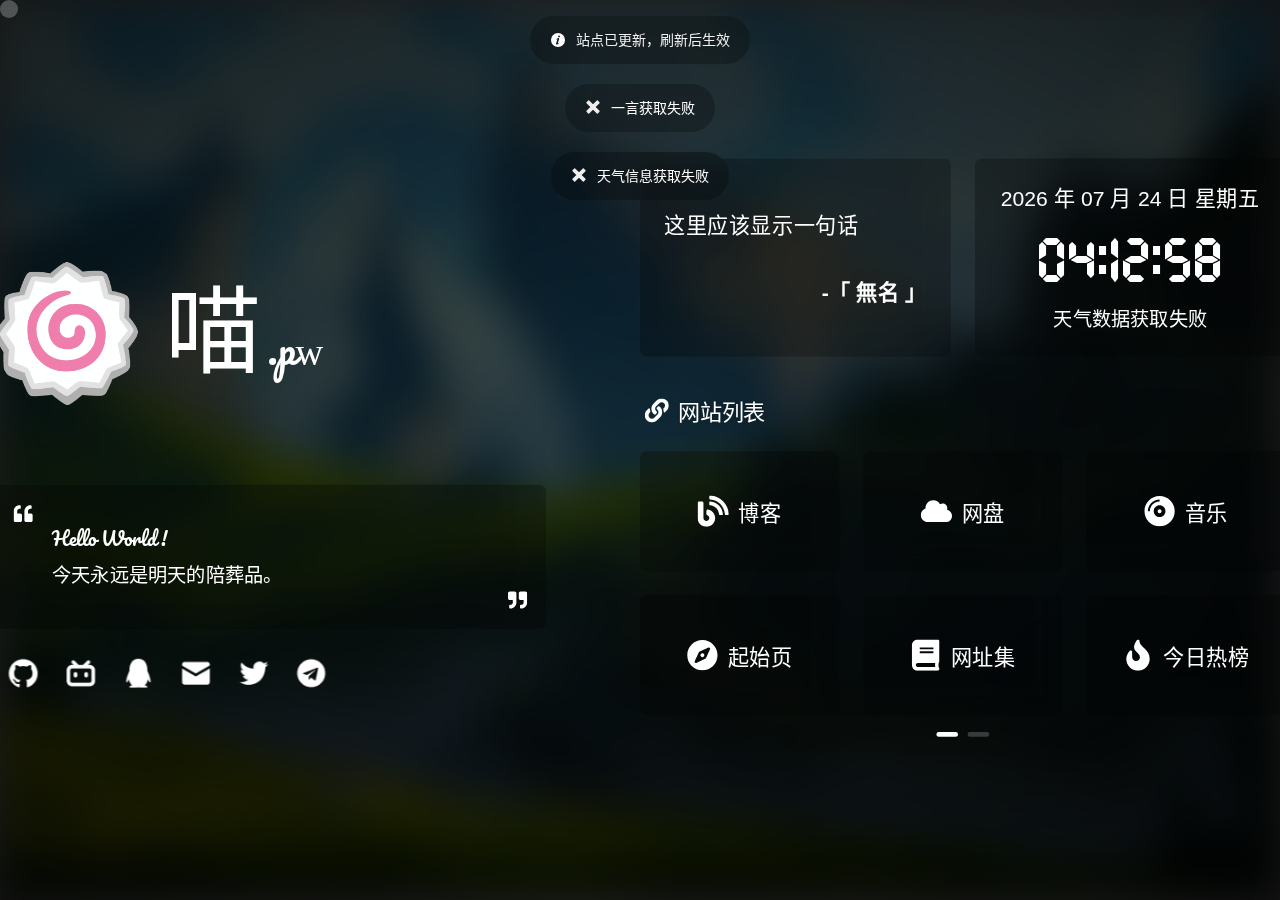
<file: index.html>
<!doctype html>
<html lang="zh-CN">
  <head>
    <meta charset="UTF-8" />
    <meta http-equiv="Access-Control-Allow-Origin" content="*" />
    <!-- <meta http-equiv="Content-Security-Policy" content="upgrade-insecure-requests"> -->
    <meta name="viewport" content="width=device-width, initial-scale=1.0" />
    <link rel="icon" href="/images/icon/favicon.ico" />
    <link rel="apple-touch-icon" href="/images/logo/apple-touch-icon.png" />
    <link rel="bookmark" href="/images/logo/apple-touch-icon.png" />
    <link rel="apple-touch-icon-precomposed" sizes="200x200" href="/images/logo/apple-touch-icon.png" />
    <meta name="description" content="XD" />
    <meta name="keywords" content="haha44444,haha,个人主页,喵.pw,喵" />
    <meta name="author" content="haha44444" />
    <meta name="theme-color" content="#424242" />
    <title>喵の主页</title>
    <!-- HarmonyOS Sans -->
    <!-- 本站 CDN 已开启防盗链，非本站域名不可访问，请更改链接为下方内容，否则自定义字体将失效 -->
    <link rel="stylesheet" href="https://s1.hdslb.com/bfs/static/jinkela/long/font/regular.css" />
    <!-- <link rel="stylesheet" href="https://cdn.imsyy.top/gh/imsyy/file/font/HarmonyOS_Sans/regular.min.css" /> -->
    <!-- IE Out -->
    <script>
      if (/*@cc_on!@*/ false || (!!window.MSInputMethodContext && !!document.documentMode))
        window.location.href =
          'https://support.dmeng.net/upgrade-your-browser.html?referrer=' +
          encodeURIComponent(window.location.href);
    </script>
    <script type="module" crossorigin src="/assets/index-b08aeeb0.js"></script>
    <link rel="stylesheet" href="/assets/index-c5881f16.css">
  <link rel="manifest" href="/manifest.webmanifest"><script id="vite-plugin-pwa:register-sw" src="/registerSW.js"></script></head>

  <body>
    <!-- 主体内容 -->
    <div id="app"></div>
    <!-- noscript -->
    <noscript>
      <div style="text-align: center">请开启 JavaScript</div>
    </noscript>
    
  </body>
</html>
</file>
<file: assets/index-c5881f16.css>
@charset "UTF-8";:root{--el-color-white:#ffffff;--el-color-black:#000000;--el-color-primary-rgb:64,158,255;--el-color-success-rgb:103,194,58;--el-color-warning-rgb:230,162,60;--el-color-danger-rgb:245,108,108;--el-color-error-rgb:245,108,108;--el-color-info-rgb:144,147,153;--el-font-size-extra-large:20px;--el-font-size-large:18px;--el-font-size-medium:16px;--el-font-size-base:14px;--el-font-size-small:13px;--el-font-size-extra-small:12px;--el-font-family:"Helvetica Neue",Helvetica,"PingFang SC","Hiragino Sans GB","Microsoft YaHei","微软雅黑",Arial,sans-serif;--el-font-weight-primary:500;--el-font-line-height-primary:24px;--el-index-normal:1;--el-index-top:1000;--el-index-popper:2000;--el-border-radius-base:4px;--el-border-radius-small:2px;--el-border-radius-round:20px;--el-border-radius-circle:100%;--el-transition-duration:.3s;--el-transition-duration-fast:.2s;--el-transition-function-ease-in-out-bezier:cubic-bezier(.645, .045, .355, 1);--el-transition-function-fast-bezier:cubic-bezier(.23, 1, .32, 1);--el-transition-all:all var(--el-transition-duration) var(--el-transition-function-ease-in-out-bezier);--el-transition-fade:opacity var(--el-transition-duration) var(--el-transition-function-fast-bezier);--el-transition-md-fade:transform var(--el-transition-duration) var(--el-transition-function-fast-bezier),opacity var(--el-transition-duration) var(--el-transition-function-fast-bezier);--el-transition-fade-linear:opacity var(--el-transition-duration-fast) linear;--el-transition-border:border-color var(--el-transition-duration-fast) var(--el-transition-function-ease-in-out-bezier);--el-transition-box-shadow:box-shadow var(--el-transition-duration-fast) var(--el-transition-function-ease-in-out-bezier);--el-transition-color:color var(--el-transition-duration-fast) var(--el-transition-function-ease-in-out-bezier);--el-component-size-large:40px;--el-component-size:32px;--el-component-size-small:24px}:root{color-scheme:light;--el-color-white:#ffffff;--el-color-black:#000000;--el-color-primary:#409eff;--el-color-primary-light-3:#79bbff;--el-color-primary-light-5:#a0cfff;--el-color-primary-light-7:#c6e2ff;--el-color-primary-light-8:#d9ecff;--el-color-primary-light-9:#ecf5ff;--el-color-primary-dark-2:#337ecc;--el-color-success:#67c23a;--el-color-success-light-3:#95d475;--el-color-success-light-5:#b3e19d;--el-color-success-light-7:#d1edc4;--el-color-success-light-8:#e1f3d8;--el-color-success-light-9:#f0f9eb;--el-color-success-dark-2:#529b2e;--el-color-warning:#e6a23c;--el-color-warning-light-3:#eebe77;--el-color-warning-light-5:#f3d19e;--el-color-warning-light-7:#f8e3c5;--el-color-warning-light-8:#faecd8;--el-color-warning-light-9:#fdf6ec;--el-color-warning-dark-2:#b88230;--el-color-danger:#f56c6c;--el-color-danger-light-3:#f89898;--el-color-danger-light-5:#fab6b6;--el-color-danger-light-7:#fcd3d3;--el-color-danger-light-8:#fde2e2;--el-color-danger-light-9:#fef0f0;--el-color-danger-dark-2:#c45656;--el-color-error:#f56c6c;--el-color-error-light-3:#f89898;--el-color-error-light-5:#fab6b6;--el-color-error-light-7:#fcd3d3;--el-color-error-light-8:#fde2e2;--el-color-error-light-9:#fef0f0;--el-color-error-dark-2:#c45656;--el-color-info:#909399;--el-color-info-light-3:#b1b3b8;--el-color-info-light-5:#c8c9cc;--el-color-info-light-7:#dedfe0;--el-color-info-light-8:#e9e9eb;--el-color-info-light-9:#f4f4f5;--el-color-info-dark-2:#73767a;--el-bg-color:#ffffff;--el-bg-color-page:#f2f3f5;--el-bg-color-overlay:#ffffff;--el-text-color-primary:#303133;--el-text-color-regular:#606266;--el-text-color-secondary:#909399;--el-text-color-placeholder:#a8abb2;--el-text-color-disabled:#c0c4cc;--el-border-color:#dcdfe6;--el-border-color-light:#e4e7ed;--el-border-color-lighter:#ebeef5;--el-border-color-extra-light:#f2f6fc;--el-border-color-dark:#d4d7de;--el-border-color-darker:#cdd0d6;--el-fill-color:#f0f2f5;--el-fill-color-light:#f5f7fa;--el-fill-color-lighter:#fafafa;--el-fill-color-extra-light:#fafcff;--el-fill-color-dark:#ebedf0;--el-fill-color-darker:#e6e8eb;--el-fill-color-blank:#ffffff;--el-box-shadow:0px 12px 32px 4px rgba(0, 0, 0, .04),0px 8px 20px rgba(0, 0, 0, .08);--el-box-shadow-light:0px 0px 12px rgba(0, 0, 0, .12);--el-box-shadow-lighter:0px 0px 6px rgba(0, 0, 0, .12);--el-box-shadow-dark:0px 16px 48px 16px rgba(0, 0, 0, .08),0px 12px 32px rgba(0, 0, 0, .12),0px 8px 16px -8px rgba(0, 0, 0, .16);--el-disabled-bg-color:var(--el-fill-color-light);--el-disabled-text-color:var(--el-text-color-placeholder);--el-disabled-border-color:var(--el-border-color-light);--el-overlay-color:rgba(0, 0, 0, .8);--el-overlay-color-light:rgba(0, 0, 0, .7);--el-overlay-color-lighter:rgba(0, 0, 0, .5);--el-mask-color:rgba(255, 255, 255, .9);--el-mask-color-extra-light:rgba(255, 255, 255, .3);--el-border-width:1px;--el-border-style:solid;--el-border-color-hover:var(--el-text-color-disabled);--el-border:var(--el-border-width) var(--el-border-style) var(--el-border-color);--el-svg-monochrome-grey:var(--el-border-color)}.el-icon-loading{-webkit-animation:rotating 2s linear infinite;animation:rotating 2s linear infinite}.el-icon--right{margin-left:5px}.el-icon--left{margin-right:5px}@-webkit-keyframes rotating{0%{transform:rotate(0)}to{transform:rotate(360deg)}}@keyframes rotating{0%{transform:rotate(0)}to{transform:rotate(360deg)}}.el-icon{--color:inherit;height:1em;width:1em;line-height:1em;display:inline-flex;justify-content:center;align-items:center;position:relative;fill:currentColor;color:var(--color);font-size:inherit}.el-icon.is-loading{-webkit-animation:rotating 2s linear infinite;animation:rotating 2s linear infinite}.el-icon svg{height:1em;width:1em}.el-badge{--el-badge-bg-color:var(--el-color-danger);--el-badge-radius:10px;--el-badge-font-size:12px;--el-badge-padding:6px;--el-badge-size:18px;position:relative;vertical-align:middle;display:inline-block;width:-webkit-fit-content;width:-moz-fit-content;width:fit-content}.el-badge__content{background-color:var(--el-badge-bg-color);border-radius:var(--el-badge-radius);color:var(--el-color-white);display:inline-flex;justify-content:center;align-items:center;font-size:var(--el-badge-font-size);height:var(--el-badge-size);padding:0 var(--el-badge-padding);white-space:nowrap;border:1px solid var(--el-bg-color)}.el-badge__content.is-fixed{position:absolute;top:0;right:calc(1px + var(--el-badge-size)/ 2);transform:translateY(-50%) translate(100%);z-index:var(--el-index-normal)}.el-badge__content.is-fixed.is-dot{right:5px}.el-badge__content.is-dot{height:8px;width:8px;padding:0;right:0;border-radius:50%}.el-badge__content--primary{background-color:var(--el-color-primary)}.el-badge__content--success{background-color:var(--el-color-success)}.el-badge__content--warning{background-color:var(--el-color-warning)}.el-badge__content--info{background-color:var(--el-color-info)}.el-badge__content--danger{background-color:var(--el-color-danger)}.el-message{--el-message-bg-color:var(--el-color-info-light-9);--el-message-border-color:var(--el-border-color-lighter);--el-message-padding:15px 19px;--el-message-close-size:16px;--el-message-close-icon-color:var(--el-text-color-placeholder);--el-message-close-hover-color:var(--el-text-color-secondary)}.el-message{width:-webkit-fit-content;width:-moz-fit-content;width:fit-content;max-width:calc(100% - 32px);box-sizing:border-box;border-radius:var(--el-border-radius-base);border-width:var(--el-border-width);border-style:var(--el-border-style);border-color:var(--el-message-border-color);position:fixed;left:50%;top:20px;transform:translate(-50%);background-color:var(--el-message-bg-color);transition:opacity var(--el-transition-duration),transform .4s,top .4s;padding:var(--el-message-padding);display:flex;align-items:center}.el-message.is-center{justify-content:center}.el-message.is-closable .el-message__content{padding-right:31px}.el-message p{margin:0}.el-message--success{--el-message-bg-color:var(--el-color-success-light-9);--el-message-border-color:var(--el-color-success-light-8);--el-message-text-color:var(--el-color-success)}.el-message--success .el-message__content{color:var(--el-message-text-color);overflow-wrap:anywhere}.el-message .el-message-icon--success{color:var(--el-message-text-color)}.el-message--info{--el-message-bg-color:var(--el-color-info-light-9);--el-message-border-color:var(--el-color-info-light-8);--el-message-text-color:var(--el-color-info)}.el-message--info .el-message__content{color:var(--el-message-text-color);overflow-wrap:anywhere}.el-message .el-message-icon--info{color:var(--el-message-text-color)}.el-message--warning{--el-message-bg-color:var(--el-color-warning-light-9);--el-message-border-color:var(--el-color-warning-light-8);--el-message-text-color:var(--el-color-warning)}.el-message--warning .el-message__content{color:var(--el-message-text-color);overflow-wrap:anywhere}.el-message .el-message-icon--warning{color:var(--el-message-text-color)}.el-message--error{--el-message-bg-color:var(--el-color-error-light-9);--el-message-border-color:var(--el-color-error-light-8);--el-message-text-color:var(--el-color-error)}.el-message--error .el-message__content{color:var(--el-message-text-color);overflow-wrap:anywhere}.el-message .el-message-icon--error{color:var(--el-message-text-color)}.el-message__icon{margin-right:10px}.el-message .el-message__badge{position:absolute;top:-8px;right:-8px}.el-message__content{padding:0;font-size:14px;line-height:1}.el-message__content:focus{outline-width:0}.el-message .el-message__closeBtn{position:absolute;top:50%;right:19px;transform:translateY(-50%);cursor:pointer;color:var(--el-message-close-icon-color);font-size:var(--el-message-close-size)}.el-message .el-message__closeBtn:focus{outline-width:0}.el-message .el-message__closeBtn:hover{color:var(--el-message-close-hover-color)}.el-message-fade-enter-from,.el-message-fade-leave-to{opacity:0;transform:translate(-50%,-100%)}html,body{width:100%;height:100%;margin:0;padding:0;background-color:#333;overflow:hidden;font-family:HarmonyOS_Regular,sans-serif}*,a,p{margin:0;padding:0;-webkit-user-select:none;user-select:none;text-decoration:none;color:#fff;box-sizing:border-box}*:hover,a:hover,p:hover{transition:.3s}@font-face{font-family:Pacifico-Regular;font-display:swap;src:url(/font/Pacifico-Regular.ttf) format("truetype")}@font-face{font-family:UnidreamLED;font-display:swap;src:url(/font/UnidreamLED.ttf) format("truetype")}#app{position:fixed;top:0;left:0;width:100vw;height:100vh;z-index:0}.cards{border-radius:6px;background-color:#00000040;-webkit-backdrop-filter:blur(10px);backdrop-filter:blur(10px);transform:scale(1);transition:backdrop-filter .3s,transform .3s}.cards:hover{transform:scale(1.01)}.cards:active{transform:scale(.98)}.text-hidden{overflow:hidden;white-space:nowrap;text-overflow:ellipsis}.el-message{--el-message-bg-color: #00000040 !important;--el-message-text-color: #efefef !important;-webkit-backdrop-filter:blur(10px);backdrop-filter:blur(10px);border-radius:25px!important;border-color:transparent!important}.el-message .el-message__badge{display:none}.el-message .el-message__content{white-space:nowrap}.el-progress-bar .el-progress-bar__outer{border-radius:6px;background-color:#00000020}.el-progress-bar .el-progress-bar__outer .el-progress-bar__inner{background-color:#efefef;border-radius:6px;text-align:center;font-family:UnidreamLED}.el-progress-bar .el-progress-bar__outer .el-progress-bar__inner span{color:#564d59;font-size:.9rem}.el-popper.is-dark{background:rgba(255,255,255,.3764705882)!important;border:1px solid transparent!important}.el-card{border-radius:8px!important;border:1px solid transparent!important;background-color:transparent!important}.el-card .el-card__header{font-weight:700;padding:16px 20px!important;background-color:#ffffff30!important;border-bottom:1px solid transparent!important}.el-card .el-card__body{padding:0!important;background-color:#ffffff10!important}.fade-enter-active,.fade-leave-active{transition:opacity .3s ease-in-out}.fade-enter-from,.fade-leave-to{opacity:0}@keyframes fade{0%{opacity:0}to{opacity:1}}@keyframes fade-blur-in{0%{filter:blur(20px) brightness(.3);transform:scale(1.6)}to{filter:blur(0) brightness(1);transform:scale(1.2)}}@keyframes fade-blur-main-in{0%{transform:scale(1.2)}to{transform:scale(1)}}@media (min-width: 910px) and (max-width: 1200px){.sm-hidden{display:none}}#cursor{position:fixed;width:18px;height:18px;background:#fff;border-radius:25px;opacity:.25;z-index:10086;pointer-events:none;transition:.2s ease-in-out;transition-property:background,opacity,transform}#cursor.hidden{opacity:0}#cursor.active{opacity:.5;transform:scale(.5)}::-webkit-scrollbar,scrollbar{width:6px;height:6px;background-color:transparent}::-webkit-scrollbar-thumb,scrollbar-thumb{border-radius:10px;background-color:#eee}.container[data-v-f7beb2b7]{max-width:1200px}@media (max-width: 1380px){.el-radio-group[data-v-f7beb2b7]{justify-content:center!important}}@media (max-width: 1280px){.container[data-v-f7beb2b7]{max-width:1100px}}@media (max-width: 992px){.container[data-v-f7beb2b7]{max-width:900px}}@media (max-width: 720px){.xs-hidden[data-v-f7beb2b7]{display:none}}#loader-wrapper[data-v-f7beb2b7]{position:fixed;top:0;left:0;width:100%;height:100%;z-index:999;overflow:hidden}#loader-wrapper .loader[data-v-f7beb2b7]{width:100%;height:100%;position:absolute;top:0;left:0;display:flex;flex-direction:column;align-items:center;justify-content:center}#loader-wrapper .loader .loader-circle[data-v-f7beb2b7]{width:150px;height:150px;border-radius:50%;border:3px solid transparent;border-top-color:#fff;animation:spin-f7beb2b7 1.8s linear infinite;z-index:2}#loader-wrapper .loader .loader-circle[data-v-f7beb2b7]:before{content:"";position:absolute;top:5px;left:5px;right:5px;bottom:5px;border-radius:50%;border:3px solid transparent;border-top-color:#a4a4a4;animation:spin-reverse-f7beb2b7 .6s linear infinite}#loader-wrapper .loader .loader-circle[data-v-f7beb2b7]:after{content:"";position:absolute;top:15px;left:15px;right:15px;bottom:15px;border-radius:50%;border:3px solid transparent;border-top-color:#d3d3d3;animation:spin-f7beb2b7 1s linear infinite}#loader-wrapper .loader .loader-text[data-v-f7beb2b7]{display:flex;flex-direction:column;align-items:center;color:#fff;z-index:2;margin-top:40px;font-size:24px}#loader-wrapper .loader .loader-text .tip[data-v-f7beb2b7]{margin-top:6px;font-size:18px;opacity:.6}#loader-wrapper .loader-section[data-v-f7beb2b7]{position:fixed;top:0;width:51%;height:100%;background:#333;z-index:1}#loader-wrapper .loader-section.section-left[data-v-f7beb2b7]{left:0}#loader-wrapper .loader-section.section-right[data-v-f7beb2b7]{right:0}#loader-wrapper.loaded[data-v-f7beb2b7]{visibility:hidden;transform:translateY(-100%);transition:transform .3s 1s ease-out,visibility .3s 1s ease-out}#loader-wrapper.loaded .loader .loader-circle[data-v-f7beb2b7],#loader-wrapper.loaded .loader .loader-text[data-v-f7beb2b7]{opacity:0;transition:opacity .3s ease-out}#loader-wrapper.loaded .loader-section.section-left[data-v-f7beb2b7]{transform:translate(-100%);transition:transform .5s .3s cubic-bezier(.645,.045,.355,1)}#loader-wrapper.loaded .loader-section.section-right[data-v-f7beb2b7]{transform:translate(100%);transition:transform .5s .3s cubic-bezier(.645,.045,.355,1)}@keyframes spin-f7beb2b7{0%{transform:rotate(0)}to{transform:rotate(360deg)}}@keyframes spin-reverse-f7beb2b7{0%{transform:rotate(0)}to{transform:rotate(-360deg)}}.container[data-v-92e23487]{max-width:1200px}@media (max-width: 1380px){.el-radio-group[data-v-92e23487]{justify-content:center!important}}@media (max-width: 1280px){.container[data-v-92e23487]{max-width:1100px}}@media (max-width: 992px){.container[data-v-92e23487]{max-width:900px}}@media (max-width: 720px){.xs-hidden[data-v-92e23487]{display:none}}.message .logo[data-v-92e23487]{display:flex;flex-direction:row;align-items:center;animation:fade .5s;max-width:460px}.message .logo .logo-img[data-v-92e23487]{border-radius:50%;width:120px}.message .logo .name[data-v-92e23487]{width:100%;padding-left:22px;transform:translateY(-8px);font-family:Pacifico-Regular}.message .logo .name .bg[data-v-92e23487]{font-size:5rem}.message .logo .name .sm[data-v-92e23487]{margin-left:6px;font-size:2rem}@media (min-width: 720px) and (max-width: 789px){.message .logo .name .sm[data-v-92e23487]{display:none}}@media (max-width: 768px){.message .logo .logo-img[data-v-92e23487]{width:100px}.message .logo .name[data-v-92e23487]{height:128px}.message .logo .name .bg[data-v-92e23487]{font-size:4.5rem}}@media (max-width: 720px){.message .logo[data-v-92e23487]{max-width:100%}}.message .description[data-v-92e23487]{padding:1rem;margin-top:3.5rem;max-width:460px;animation:fade .5s}.message .description .content[data-v-92e23487]{display:flex;justify-content:space-between}.message .description .content .text[data-v-92e23487]{margin:.75rem 1rem;line-height:2rem;margin-right:auto}.message .description .content .text p[data-v-92e23487]:nth-of-type(1){font-family:Pacifico-Regular}.message .description .content .xicon[data-v-92e23487]:nth-of-type(2){align-self:flex-end}@media (max-width: 720px){.message .description[data-v-92e23487]{max-width:100%;pointer-events:none}}@media (max-width: 390px){.message .logo[data-v-92e23487]{flex-direction:column}.message .logo .logo-img[data-v-92e23487]{display:none}.message .logo .name[data-v-92e23487]{margin-left:0;height:auto;transform:none;text-align:center}.message .logo .name .bg[data-v-92e23487]{font-size:3.5rem}.message .logo .name .sm[data-v-92e23487]{font-size:1.4rem}.message .description[data-v-92e23487]{margin-top:2.5rem}}.container[data-v-60997c88]{max-width:1200px}@media (max-width: 1380px){.el-radio-group[data-v-60997c88]{justify-content:center!important}}@media (max-width: 1280px){.container[data-v-60997c88]{max-width:1100px}}@media (max-width: 992px){.container[data-v-60997c88]{max-width:900px}}@media (max-width: 720px){.xs-hidden[data-v-60997c88]{display:none}}.social[data-v-60997c88]{margin-top:1rem;display:flex;align-items:center;justify-content:space-between;max-width:460px;width:100%;height:42px;background-color:transparent;border-radius:6px;-webkit-backdrop-filter:blur(0);backdrop-filter:blur(0);animation:fade .5s;transition:background-color .3s,backdrop-filter .3s}@media (max-width: 840px){.social[data-v-60997c88]{max-width:100%;justify-content:center}.social .link[data-v-60997c88]{justify-content:space-evenly!important;width:90%}.social .tip[data-v-60997c88]{display:none!important}}.social .link[data-v-60997c88]{display:flex;align-items:center;justify-content:center}.social .link a[data-v-60997c88]{display:inherit}.social .link a .icon[data-v-60997c88]{margin:0 12px;transition:transform .3s}.social .link a .icon[data-v-60997c88]:hover{transform:scale(1.1)}.social .link a .icon[data-v-60997c88]:active{transform:scale(1)}.social .tip[data-v-60997c88]{display:none;margin-right:12px;animation:fade .5s}@media (min-width: 768px){.social[data-v-60997c88]:hover{background-color:#00000040;-webkit-backdrop-filter:blur(5px);backdrop-filter:blur(5px)}.social:hover .tip[data-v-60997c88]{display:block}}.container[data-v-1d7b9066]{max-width:1200px}@media (max-width: 1380px){.el-radio-group[data-v-1d7b9066]{justify-content:center!important}}@media (max-width: 1280px){.container[data-v-1d7b9066]{max-width:1100px}}@media (max-width: 992px){.container[data-v-1d7b9066]{max-width:900px}}@media (max-width: 720px){.xs-hidden[data-v-1d7b9066]{display:none}}.left[data-v-1d7b9066]{width:50%;margin-right:10px;transform:translateY(20px)}.left.hidden[data-v-1d7b9066]{display:none}@media (max-width: 720px){.left[data-v-1d7b9066]{margin-right:0;width:100%}}.el-row{display:flex;flex-wrap:wrap;position:relative;box-sizing:border-box}.el-row.is-justify-center{justify-content:center}.el-row.is-justify-end{justify-content:flex-end}.el-row.is-justify-space-between{justify-content:space-between}.el-row.is-justify-space-around{justify-content:space-around}.el-row.is-justify-space-evenly{justify-content:space-evenly}.el-row.is-align-top{align-items:flex-start}.el-row.is-align-middle{align-items:center}.el-row.is-align-bottom{align-items:flex-end}[class*=el-col-]{box-sizing:border-box}[class*=el-col-].is-guttered{display:block;min-height:1px}.el-col-0,.el-col-0.is-guttered{display:none}.el-col-0{max-width:0%;flex:0 0 0%}.el-col-offset-0{margin-left:0}.el-col-pull-0{position:relative;right:0}.el-col-push-0{position:relative;left:0}.el-col-1{max-width:4.1666666667%;flex:0 0 4.1666666667%}.el-col-offset-1{margin-left:4.1666666667%}.el-col-pull-1{position:relative;right:4.1666666667%}.el-col-push-1{position:relative;left:4.1666666667%}.el-col-2{max-width:8.3333333333%;flex:0 0 8.3333333333%}.el-col-offset-2{margin-left:8.3333333333%}.el-col-pull-2{position:relative;right:8.3333333333%}.el-col-push-2{position:relative;left:8.3333333333%}.el-col-3{max-width:12.5%;flex:0 0 12.5%}.el-col-offset-3{margin-left:12.5%}.el-col-pull-3{position:relative;right:12.5%}.el-col-push-3{position:relative;left:12.5%}.el-col-4{max-width:16.6666666667%;flex:0 0 16.6666666667%}.el-col-offset-4{margin-left:16.6666666667%}.el-col-pull-4{position:relative;right:16.6666666667%}.el-col-push-4{position:relative;left:16.6666666667%}.el-col-5{max-width:20.8333333333%;flex:0 0 20.8333333333%}.el-col-offset-5{margin-left:20.8333333333%}.el-col-pull-5{position:relative;right:20.8333333333%}.el-col-push-5{position:relative;left:20.8333333333%}.el-col-6{max-width:25%;flex:0 0 25%}.el-col-offset-6{margin-left:25%}.el-col-pull-6{position:relative;right:25%}.el-col-push-6{position:relative;left:25%}.el-col-7{max-width:29.1666666667%;flex:0 0 29.1666666667%}.el-col-offset-7{margin-left:29.1666666667%}.el-col-pull-7{position:relative;right:29.1666666667%}.el-col-push-7{position:relative;left:29.1666666667%}.el-col-8{max-width:33.3333333333%;flex:0 0 33.3333333333%}.el-col-offset-8{margin-left:33.3333333333%}.el-col-pull-8{position:relative;right:33.3333333333%}.el-col-push-8{position:relative;left:33.3333333333%}.el-col-9{max-width:37.5%;flex:0 0 37.5%}.el-col-offset-9{margin-left:37.5%}.el-col-pull-9{position:relative;right:37.5%}.el-col-push-9{position:relative;left:37.5%}.el-col-10{max-width:41.6666666667%;flex:0 0 41.6666666667%}.el-col-offset-10{margin-left:41.6666666667%}.el-col-pull-10{position:relative;right:41.6666666667%}.el-col-push-10{position:relative;left:41.6666666667%}.el-col-11{max-width:45.8333333333%;flex:0 0 45.8333333333%}.el-col-offset-11{margin-left:45.8333333333%}.el-col-pull-11{position:relative;right:45.8333333333%}.el-col-push-11{position:relative;left:45.8333333333%}.el-col-12{max-width:50%;flex:0 0 50%}.el-col-offset-12{margin-left:50%}.el-col-pull-12{position:relative;right:50%}.el-col-push-12{position:relative;left:50%}.el-col-13{max-width:54.1666666667%;flex:0 0 54.1666666667%}.el-col-offset-13{margin-left:54.1666666667%}.el-col-pull-13{position:relative;right:54.1666666667%}.el-col-push-13{position:relative;left:54.1666666667%}.el-col-14{max-width:58.3333333333%;flex:0 0 58.3333333333%}.el-col-offset-14{margin-left:58.3333333333%}.el-col-pull-14{position:relative;right:58.3333333333%}.el-col-push-14{position:relative;left:58.3333333333%}.el-col-15{max-width:62.5%;flex:0 0 62.5%}.el-col-offset-15{margin-left:62.5%}.el-col-pull-15{position:relative;right:62.5%}.el-col-push-15{position:relative;left:62.5%}.el-col-16{max-width:66.6666666667%;flex:0 0 66.6666666667%}.el-col-offset-16{margin-left:66.6666666667%}.el-col-pull-16{position:relative;right:66.6666666667%}.el-col-push-16{position:relative;left:66.6666666667%}.el-col-17{max-width:70.8333333333%;flex:0 0 70.8333333333%}.el-col-offset-17{margin-left:70.8333333333%}.el-col-pull-17{position:relative;right:70.8333333333%}.el-col-push-17{position:relative;left:70.8333333333%}.el-col-18{max-width:75%;flex:0 0 75%}.el-col-offset-18{margin-left:75%}.el-col-pull-18{position:relative;right:75%}.el-col-push-18{position:relative;left:75%}.el-col-19{max-width:79.1666666667%;flex:0 0 79.1666666667%}.el-col-offset-19{margin-left:79.1666666667%}.el-col-pull-19{position:relative;right:79.1666666667%}.el-col-push-19{position:relative;left:79.1666666667%}.el-col-20{max-width:83.3333333333%;flex:0 0 83.3333333333%}.el-col-offset-20{margin-left:83.3333333333%}.el-col-pull-20{position:relative;right:83.3333333333%}.el-col-push-20{position:relative;left:83.3333333333%}.el-col-21{max-width:87.5%;flex:0 0 87.5%}.el-col-offset-21{margin-left:87.5%}.el-col-pull-21{position:relative;right:87.5%}.el-col-push-21{position:relative;left:87.5%}.el-col-22{max-width:91.6666666667%;flex:0 0 91.6666666667%}.el-col-offset-22{margin-left:91.6666666667%}.el-col-pull-22{position:relative;right:91.6666666667%}.el-col-push-22{position:relative;left:91.6666666667%}.el-col-23{max-width:95.8333333333%;flex:0 0 95.8333333333%}.el-col-offset-23{margin-left:95.8333333333%}.el-col-pull-23{position:relative;right:95.8333333333%}.el-col-push-23{position:relative;left:95.8333333333%}.el-col-24{max-width:100%;flex:0 0 100%}.el-col-offset-24{margin-left:100%}.el-col-pull-24{position:relative;right:100%}.el-col-push-24{position:relative;left:100%}@media only screen and (max-width:768px){.el-col-xs-0,.el-col-xs-0.is-guttered{display:none}.el-col-xs-0{max-width:0%;flex:0 0 0%}.el-col-xs-offset-0{margin-left:0}.el-col-xs-pull-0{position:relative;right:0}.el-col-xs-push-0{position:relative;left:0}.el-col-xs-1{display:block;max-width:4.1666666667%;flex:0 0 4.1666666667%}.el-col-xs-offset-1{margin-left:4.1666666667%}.el-col-xs-pull-1{position:relative;right:4.1666666667%}.el-col-xs-push-1{position:relative;left:4.1666666667%}.el-col-xs-2{display:block;max-width:8.3333333333%;flex:0 0 8.3333333333%}.el-col-xs-offset-2{margin-left:8.3333333333%}.el-col-xs-pull-2{position:relative;right:8.3333333333%}.el-col-xs-push-2{position:relative;left:8.3333333333%}.el-col-xs-3{display:block;max-width:12.5%;flex:0 0 12.5%}.el-col-xs-offset-3{margin-left:12.5%}.el-col-xs-pull-3{position:relative;right:12.5%}.el-col-xs-push-3{position:relative;left:12.5%}.el-col-xs-4{display:block;max-width:16.6666666667%;flex:0 0 16.6666666667%}.el-col-xs-offset-4{margin-left:16.6666666667%}.el-col-xs-pull-4{position:relative;right:16.6666666667%}.el-col-xs-push-4{position:relative;left:16.6666666667%}.el-col-xs-5{display:block;max-width:20.8333333333%;flex:0 0 20.8333333333%}.el-col-xs-offset-5{margin-left:20.8333333333%}.el-col-xs-pull-5{position:relative;right:20.8333333333%}.el-col-xs-push-5{position:relative;left:20.8333333333%}.el-col-xs-6{display:block;max-width:25%;flex:0 0 25%}.el-col-xs-offset-6{margin-left:25%}.el-col-xs-pull-6{position:relative;right:25%}.el-col-xs-push-6{position:relative;left:25%}.el-col-xs-7{display:block;max-width:29.1666666667%;flex:0 0 29.1666666667%}.el-col-xs-offset-7{margin-left:29.1666666667%}.el-col-xs-pull-7{position:relative;right:29.1666666667%}.el-col-xs-push-7{position:relative;left:29.1666666667%}.el-col-xs-8{display:block;max-width:33.3333333333%;flex:0 0 33.3333333333%}.el-col-xs-offset-8{margin-left:33.3333333333%}.el-col-xs-pull-8{position:relative;right:33.3333333333%}.el-col-xs-push-8{position:relative;left:33.3333333333%}.el-col-xs-9{display:block;max-width:37.5%;flex:0 0 37.5%}.el-col-xs-offset-9{margin-left:37.5%}.el-col-xs-pull-9{position:relative;right:37.5%}.el-col-xs-push-9{position:relative;left:37.5%}.el-col-xs-10{display:block;max-width:41.6666666667%;flex:0 0 41.6666666667%}.el-col-xs-offset-10{margin-left:41.6666666667%}.el-col-xs-pull-10{position:relative;right:41.6666666667%}.el-col-xs-push-10{position:relative;left:41.6666666667%}.el-col-xs-11{display:block;max-width:45.8333333333%;flex:0 0 45.8333333333%}.el-col-xs-offset-11{margin-left:45.8333333333%}.el-col-xs-pull-11{position:relative;right:45.8333333333%}.el-col-xs-push-11{position:relative;left:45.8333333333%}.el-col-xs-12{display:block;max-width:50%;flex:0 0 50%}.el-col-xs-offset-12{margin-left:50%}.el-col-xs-pull-12{position:relative;right:50%}.el-col-xs-push-12{position:relative;left:50%}.el-col-xs-13{display:block;max-width:54.1666666667%;flex:0 0 54.1666666667%}.el-col-xs-offset-13{margin-left:54.1666666667%}.el-col-xs-pull-13{position:relative;right:54.1666666667%}.el-col-xs-push-13{position:relative;left:54.1666666667%}.el-col-xs-14{display:block;max-width:58.3333333333%;flex:0 0 58.3333333333%}.el-col-xs-offset-14{margin-left:58.3333333333%}.el-col-xs-pull-14{position:relative;right:58.3333333333%}.el-col-xs-push-14{position:relative;left:58.3333333333%}.el-col-xs-15{display:block;max-width:62.5%;flex:0 0 62.5%}.el-col-xs-offset-15{margin-left:62.5%}.el-col-xs-pull-15{position:relative;right:62.5%}.el-col-xs-push-15{position:relative;left:62.5%}.el-col-xs-16{display:block;max-width:66.6666666667%;flex:0 0 66.6666666667%}.el-col-xs-offset-16{margin-left:66.6666666667%}.el-col-xs-pull-16{position:relative;right:66.6666666667%}.el-col-xs-push-16{position:relative;left:66.6666666667%}.el-col-xs-17{display:block;max-width:70.8333333333%;flex:0 0 70.8333333333%}.el-col-xs-offset-17{margin-left:70.8333333333%}.el-col-xs-pull-17{position:relative;right:70.8333333333%}.el-col-xs-push-17{position:relative;left:70.8333333333%}.el-col-xs-18{display:block;max-width:75%;flex:0 0 75%}.el-col-xs-offset-18{margin-left:75%}.el-col-xs-pull-18{position:relative;right:75%}.el-col-xs-push-18{position:relative;left:75%}.el-col-xs-19{display:block;max-width:79.1666666667%;flex:0 0 79.1666666667%}.el-col-xs-offset-19{margin-left:79.1666666667%}.el-col-xs-pull-19{position:relative;right:79.1666666667%}.el-col-xs-push-19{position:relative;left:79.1666666667%}.el-col-xs-20{display:block;max-width:83.3333333333%;flex:0 0 83.3333333333%}.el-col-xs-offset-20{margin-left:83.3333333333%}.el-col-xs-pull-20{position:relative;right:83.3333333333%}.el-col-xs-push-20{position:relative;left:83.3333333333%}.el-col-xs-21{display:block;max-width:87.5%;flex:0 0 87.5%}.el-col-xs-offset-21{margin-left:87.5%}.el-col-xs-pull-21{position:relative;right:87.5%}.el-col-xs-push-21{position:relative;left:87.5%}.el-col-xs-22{display:block;max-width:91.6666666667%;flex:0 0 91.6666666667%}.el-col-xs-offset-22{margin-left:91.6666666667%}.el-col-xs-pull-22{position:relative;right:91.6666666667%}.el-col-xs-push-22{position:relative;left:91.6666666667%}.el-col-xs-23{display:block;max-width:95.8333333333%;flex:0 0 95.8333333333%}.el-col-xs-offset-23{margin-left:95.8333333333%}.el-col-xs-pull-23{position:relative;right:95.8333333333%}.el-col-xs-push-23{position:relative;left:95.8333333333%}.el-col-xs-24{display:block;max-width:100%;flex:0 0 100%}.el-col-xs-offset-24{margin-left:100%}.el-col-xs-pull-24{position:relative;right:100%}.el-col-xs-push-24{position:relative;left:100%}}@media only screen and (min-width:768px){.el-col-sm-0,.el-col-sm-0.is-guttered{display:none}.el-col-sm-0{max-width:0%;flex:0 0 0%}.el-col-sm-offset-0{margin-left:0}.el-col-sm-pull-0{position:relative;right:0}.el-col-sm-push-0{position:relative;left:0}.el-col-sm-1{display:block;max-width:4.1666666667%;flex:0 0 4.1666666667%}.el-col-sm-offset-1{margin-left:4.1666666667%}.el-col-sm-pull-1{position:relative;right:4.1666666667%}.el-col-sm-push-1{position:relative;left:4.1666666667%}.el-col-sm-2{display:block;max-width:8.3333333333%;flex:0 0 8.3333333333%}.el-col-sm-offset-2{margin-left:8.3333333333%}.el-col-sm-pull-2{position:relative;right:8.3333333333%}.el-col-sm-push-2{position:relative;left:8.3333333333%}.el-col-sm-3{display:block;max-width:12.5%;flex:0 0 12.5%}.el-col-sm-offset-3{margin-left:12.5%}.el-col-sm-pull-3{position:relative;right:12.5%}.el-col-sm-push-3{position:relative;left:12.5%}.el-col-sm-4{display:block;max-width:16.6666666667%;flex:0 0 16.6666666667%}.el-col-sm-offset-4{margin-left:16.6666666667%}.el-col-sm-pull-4{position:relative;right:16.6666666667%}.el-col-sm-push-4{position:relative;left:16.6666666667%}.el-col-sm-5{display:block;max-width:20.8333333333%;flex:0 0 20.8333333333%}.el-col-sm-offset-5{margin-left:20.8333333333%}.el-col-sm-pull-5{position:relative;right:20.8333333333%}.el-col-sm-push-5{position:relative;left:20.8333333333%}.el-col-sm-6{display:block;max-width:25%;flex:0 0 25%}.el-col-sm-offset-6{margin-left:25%}.el-col-sm-pull-6{position:relative;right:25%}.el-col-sm-push-6{position:relative;left:25%}.el-col-sm-7{display:block;max-width:29.1666666667%;flex:0 0 29.1666666667%}.el-col-sm-offset-7{margin-left:29.1666666667%}.el-col-sm-pull-7{position:relative;right:29.1666666667%}.el-col-sm-push-7{position:relative;left:29.1666666667%}.el-col-sm-8{display:block;max-width:33.3333333333%;flex:0 0 33.3333333333%}.el-col-sm-offset-8{margin-left:33.3333333333%}.el-col-sm-pull-8{position:relative;right:33.3333333333%}.el-col-sm-push-8{position:relative;left:33.3333333333%}.el-col-sm-9{display:block;max-width:37.5%;flex:0 0 37.5%}.el-col-sm-offset-9{margin-left:37.5%}.el-col-sm-pull-9{position:relative;right:37.5%}.el-col-sm-push-9{position:relative;left:37.5%}.el-col-sm-10{display:block;max-width:41.6666666667%;flex:0 0 41.6666666667%}.el-col-sm-offset-10{margin-left:41.6666666667%}.el-col-sm-pull-10{position:relative;right:41.6666666667%}.el-col-sm-push-10{position:relative;left:41.6666666667%}.el-col-sm-11{display:block;max-width:45.8333333333%;flex:0 0 45.8333333333%}.el-col-sm-offset-11{margin-left:45.8333333333%}.el-col-sm-pull-11{position:relative;right:45.8333333333%}.el-col-sm-push-11{position:relative;left:45.8333333333%}.el-col-sm-12{display:block;max-width:50%;flex:0 0 50%}.el-col-sm-offset-12{margin-left:50%}.el-col-sm-pull-12{position:relative;right:50%}.el-col-sm-push-12{position:relative;left:50%}.el-col-sm-13{display:block;max-width:54.1666666667%;flex:0 0 54.1666666667%}.el-col-sm-offset-13{margin-left:54.1666666667%}.el-col-sm-pull-13{position:relative;right:54.1666666667%}.el-col-sm-push-13{position:relative;left:54.1666666667%}.el-col-sm-14{display:block;max-width:58.3333333333%;flex:0 0 58.3333333333%}.el-col-sm-offset-14{margin-left:58.3333333333%}.el-col-sm-pull-14{position:relative;right:58.3333333333%}.el-col-sm-push-14{position:relative;left:58.3333333333%}.el-col-sm-15{display:block;max-width:62.5%;flex:0 0 62.5%}.el-col-sm-offset-15{margin-left:62.5%}.el-col-sm-pull-15{position:relative;right:62.5%}.el-col-sm-push-15{position:relative;left:62.5%}.el-col-sm-16{display:block;max-width:66.6666666667%;flex:0 0 66.6666666667%}.el-col-sm-offset-16{margin-left:66.6666666667%}.el-col-sm-pull-16{position:relative;right:66.6666666667%}.el-col-sm-push-16{position:relative;left:66.6666666667%}.el-col-sm-17{display:block;max-width:70.8333333333%;flex:0 0 70.8333333333%}.el-col-sm-offset-17{margin-left:70.8333333333%}.el-col-sm-pull-17{position:relative;right:70.8333333333%}.el-col-sm-push-17{position:relative;left:70.8333333333%}.el-col-sm-18{display:block;max-width:75%;flex:0 0 75%}.el-col-sm-offset-18{margin-left:75%}.el-col-sm-pull-18{position:relative;right:75%}.el-col-sm-push-18{position:relative;left:75%}.el-col-sm-19{display:block;max-width:79.1666666667%;flex:0 0 79.1666666667%}.el-col-sm-offset-19{margin-left:79.1666666667%}.el-col-sm-pull-19{position:relative;right:79.1666666667%}.el-col-sm-push-19{position:relative;left:79.1666666667%}.el-col-sm-20{display:block;max-width:83.3333333333%;flex:0 0 83.3333333333%}.el-col-sm-offset-20{margin-left:83.3333333333%}.el-col-sm-pull-20{position:relative;right:83.3333333333%}.el-col-sm-push-20{position:relative;left:83.3333333333%}.el-col-sm-21{display:block;max-width:87.5%;flex:0 0 87.5%}.el-col-sm-offset-21{margin-left:87.5%}.el-col-sm-pull-21{position:relative;right:87.5%}.el-col-sm-push-21{position:relative;left:87.5%}.el-col-sm-22{display:block;max-width:91.6666666667%;flex:0 0 91.6666666667%}.el-col-sm-offset-22{margin-left:91.6666666667%}.el-col-sm-pull-22{position:relative;right:91.6666666667%}.el-col-sm-push-22{position:relative;left:91.6666666667%}.el-col-sm-23{display:block;max-width:95.8333333333%;flex:0 0 95.8333333333%}.el-col-sm-offset-23{margin-left:95.8333333333%}.el-col-sm-pull-23{position:relative;right:95.8333333333%}.el-col-sm-push-23{position:relative;left:95.8333333333%}.el-col-sm-24{display:block;max-width:100%;flex:0 0 100%}.el-col-sm-offset-24{margin-left:100%}.el-col-sm-pull-24{position:relative;right:100%}.el-col-sm-push-24{position:relative;left:100%}}@media only screen and (min-width:992px){.el-col-md-0,.el-col-md-0.is-guttered{display:none}.el-col-md-0{max-width:0%;flex:0 0 0%}.el-col-md-offset-0{margin-left:0}.el-col-md-pull-0{position:relative;right:0}.el-col-md-push-0{position:relative;left:0}.el-col-md-1{display:block;max-width:4.1666666667%;flex:0 0 4.1666666667%}.el-col-md-offset-1{margin-left:4.1666666667%}.el-col-md-pull-1{position:relative;right:4.1666666667%}.el-col-md-push-1{position:relative;left:4.1666666667%}.el-col-md-2{display:block;max-width:8.3333333333%;flex:0 0 8.3333333333%}.el-col-md-offset-2{margin-left:8.3333333333%}.el-col-md-pull-2{position:relative;right:8.3333333333%}.el-col-md-push-2{position:relative;left:8.3333333333%}.el-col-md-3{display:block;max-width:12.5%;flex:0 0 12.5%}.el-col-md-offset-3{margin-left:12.5%}.el-col-md-pull-3{position:relative;right:12.5%}.el-col-md-push-3{position:relative;left:12.5%}.el-col-md-4{display:block;max-width:16.6666666667%;flex:0 0 16.6666666667%}.el-col-md-offset-4{margin-left:16.6666666667%}.el-col-md-pull-4{position:relative;right:16.6666666667%}.el-col-md-push-4{position:relative;left:16.6666666667%}.el-col-md-5{display:block;max-width:20.8333333333%;flex:0 0 20.8333333333%}.el-col-md-offset-5{margin-left:20.8333333333%}.el-col-md-pull-5{position:relative;right:20.8333333333%}.el-col-md-push-5{position:relative;left:20.8333333333%}.el-col-md-6{display:block;max-width:25%;flex:0 0 25%}.el-col-md-offset-6{margin-left:25%}.el-col-md-pull-6{position:relative;right:25%}.el-col-md-push-6{position:relative;left:25%}.el-col-md-7{display:block;max-width:29.1666666667%;flex:0 0 29.1666666667%}.el-col-md-offset-7{margin-left:29.1666666667%}.el-col-md-pull-7{position:relative;right:29.1666666667%}.el-col-md-push-7{position:relative;left:29.1666666667%}.el-col-md-8{display:block;max-width:33.3333333333%;flex:0 0 33.3333333333%}.el-col-md-offset-8{margin-left:33.3333333333%}.el-col-md-pull-8{position:relative;right:33.3333333333%}.el-col-md-push-8{position:relative;left:33.3333333333%}.el-col-md-9{display:block;max-width:37.5%;flex:0 0 37.5%}.el-col-md-offset-9{margin-left:37.5%}.el-col-md-pull-9{position:relative;right:37.5%}.el-col-md-push-9{position:relative;left:37.5%}.el-col-md-10{display:block;max-width:41.6666666667%;flex:0 0 41.6666666667%}.el-col-md-offset-10{margin-left:41.6666666667%}.el-col-md-pull-10{position:relative;right:41.6666666667%}.el-col-md-push-10{position:relative;left:41.6666666667%}.el-col-md-11{display:block;max-width:45.8333333333%;flex:0 0 45.8333333333%}.el-col-md-offset-11{margin-left:45.8333333333%}.el-col-md-pull-11{position:relative;right:45.8333333333%}.el-col-md-push-11{position:relative;left:45.8333333333%}.el-col-md-12{display:block;max-width:50%;flex:0 0 50%}.el-col-md-offset-12{margin-left:50%}.el-col-md-pull-12{position:relative;right:50%}.el-col-md-push-12{position:relative;left:50%}.el-col-md-13{display:block;max-width:54.1666666667%;flex:0 0 54.1666666667%}.el-col-md-offset-13{margin-left:54.1666666667%}.el-col-md-pull-13{position:relative;right:54.1666666667%}.el-col-md-push-13{position:relative;left:54.1666666667%}.el-col-md-14{display:block;max-width:58.3333333333%;flex:0 0 58.3333333333%}.el-col-md-offset-14{margin-left:58.3333333333%}.el-col-md-pull-14{position:relative;right:58.3333333333%}.el-col-md-push-14{position:relative;left:58.3333333333%}.el-col-md-15{display:block;max-width:62.5%;flex:0 0 62.5%}.el-col-md-offset-15{margin-left:62.5%}.el-col-md-pull-15{position:relative;right:62.5%}.el-col-md-push-15{position:relative;left:62.5%}.el-col-md-16{display:block;max-width:66.6666666667%;flex:0 0 66.6666666667%}.el-col-md-offset-16{margin-left:66.6666666667%}.el-col-md-pull-16{position:relative;right:66.6666666667%}.el-col-md-push-16{position:relative;left:66.6666666667%}.el-col-md-17{display:block;max-width:70.8333333333%;flex:0 0 70.8333333333%}.el-col-md-offset-17{margin-left:70.8333333333%}.el-col-md-pull-17{position:relative;right:70.8333333333%}.el-col-md-push-17{position:relative;left:70.8333333333%}.el-col-md-18{display:block;max-width:75%;flex:0 0 75%}.el-col-md-offset-18{margin-left:75%}.el-col-md-pull-18{position:relative;right:75%}.el-col-md-push-18{position:relative;left:75%}.el-col-md-19{display:block;max-width:79.1666666667%;flex:0 0 79.1666666667%}.el-col-md-offset-19{margin-left:79.1666666667%}.el-col-md-pull-19{position:relative;right:79.1666666667%}.el-col-md-push-19{position:relative;left:79.1666666667%}.el-col-md-20{display:block;max-width:83.3333333333%;flex:0 0 83.3333333333%}.el-col-md-offset-20{margin-left:83.3333333333%}.el-col-md-pull-20{position:relative;right:83.3333333333%}.el-col-md-push-20{position:relative;left:83.3333333333%}.el-col-md-21{display:block;max-width:87.5%;flex:0 0 87.5%}.el-col-md-offset-21{margin-left:87.5%}.el-col-md-pull-21{position:relative;right:87.5%}.el-col-md-push-21{position:relative;left:87.5%}.el-col-md-22{display:block;max-width:91.6666666667%;flex:0 0 91.6666666667%}.el-col-md-offset-22{margin-left:91.6666666667%}.el-col-md-pull-22{position:relative;right:91.6666666667%}.el-col-md-push-22{position:relative;left:91.6666666667%}.el-col-md-23{display:block;max-width:95.8333333333%;flex:0 0 95.8333333333%}.el-col-md-offset-23{margin-left:95.8333333333%}.el-col-md-pull-23{position:relative;right:95.8333333333%}.el-col-md-push-23{position:relative;left:95.8333333333%}.el-col-md-24{display:block;max-width:100%;flex:0 0 100%}.el-col-md-offset-24{margin-left:100%}.el-col-md-pull-24{position:relative;right:100%}.el-col-md-push-24{position:relative;left:100%}}@media only screen and (min-width:1200px){.el-col-lg-0,.el-col-lg-0.is-guttered{display:none}.el-col-lg-0{max-width:0%;flex:0 0 0%}.el-col-lg-offset-0{margin-left:0}.el-col-lg-pull-0{position:relative;right:0}.el-col-lg-push-0{position:relative;left:0}.el-col-lg-1{display:block;max-width:4.1666666667%;flex:0 0 4.1666666667%}.el-col-lg-offset-1{margin-left:4.1666666667%}.el-col-lg-pull-1{position:relative;right:4.1666666667%}.el-col-lg-push-1{position:relative;left:4.1666666667%}.el-col-lg-2{display:block;max-width:8.3333333333%;flex:0 0 8.3333333333%}.el-col-lg-offset-2{margin-left:8.3333333333%}.el-col-lg-pull-2{position:relative;right:8.3333333333%}.el-col-lg-push-2{position:relative;left:8.3333333333%}.el-col-lg-3{display:block;max-width:12.5%;flex:0 0 12.5%}.el-col-lg-offset-3{margin-left:12.5%}.el-col-lg-pull-3{position:relative;right:12.5%}.el-col-lg-push-3{position:relative;left:12.5%}.el-col-lg-4{display:block;max-width:16.6666666667%;flex:0 0 16.6666666667%}.el-col-lg-offset-4{margin-left:16.6666666667%}.el-col-lg-pull-4{position:relative;right:16.6666666667%}.el-col-lg-push-4{position:relative;left:16.6666666667%}.el-col-lg-5{display:block;max-width:20.8333333333%;flex:0 0 20.8333333333%}.el-col-lg-offset-5{margin-left:20.8333333333%}.el-col-lg-pull-5{position:relative;right:20.8333333333%}.el-col-lg-push-5{position:relative;left:20.8333333333%}.el-col-lg-6{display:block;max-width:25%;flex:0 0 25%}.el-col-lg-offset-6{margin-left:25%}.el-col-lg-pull-6{position:relative;right:25%}.el-col-lg-push-6{position:relative;left:25%}.el-col-lg-7{display:block;max-width:29.1666666667%;flex:0 0 29.1666666667%}.el-col-lg-offset-7{margin-left:29.1666666667%}.el-col-lg-pull-7{position:relative;right:29.1666666667%}.el-col-lg-push-7{position:relative;left:29.1666666667%}.el-col-lg-8{display:block;max-width:33.3333333333%;flex:0 0 33.3333333333%}.el-col-lg-offset-8{margin-left:33.3333333333%}.el-col-lg-pull-8{position:relative;right:33.3333333333%}.el-col-lg-push-8{position:relative;left:33.3333333333%}.el-col-lg-9{display:block;max-width:37.5%;flex:0 0 37.5%}.el-col-lg-offset-9{margin-left:37.5%}.el-col-lg-pull-9{position:relative;right:37.5%}.el-col-lg-push-9{position:relative;left:37.5%}.el-col-lg-10{display:block;max-width:41.6666666667%;flex:0 0 41.6666666667%}.el-col-lg-offset-10{margin-left:41.6666666667%}.el-col-lg-pull-10{position:relative;right:41.6666666667%}.el-col-lg-push-10{position:relative;left:41.6666666667%}.el-col-lg-11{display:block;max-width:45.8333333333%;flex:0 0 45.8333333333%}.el-col-lg-offset-11{margin-left:45.8333333333%}.el-col-lg-pull-11{position:relative;right:45.8333333333%}.el-col-lg-push-11{position:relative;left:45.8333333333%}.el-col-lg-12{display:block;max-width:50%;flex:0 0 50%}.el-col-lg-offset-12{margin-left:50%}.el-col-lg-pull-12{position:relative;right:50%}.el-col-lg-push-12{position:relative;left:50%}.el-col-lg-13{display:block;max-width:54.1666666667%;flex:0 0 54.1666666667%}.el-col-lg-offset-13{margin-left:54.1666666667%}.el-col-lg-pull-13{position:relative;right:54.1666666667%}.el-col-lg-push-13{position:relative;left:54.1666666667%}.el-col-lg-14{display:block;max-width:58.3333333333%;flex:0 0 58.3333333333%}.el-col-lg-offset-14{margin-left:58.3333333333%}.el-col-lg-pull-14{position:relative;right:58.3333333333%}.el-col-lg-push-14{position:relative;left:58.3333333333%}.el-col-lg-15{display:block;max-width:62.5%;flex:0 0 62.5%}.el-col-lg-offset-15{margin-left:62.5%}.el-col-lg-pull-15{position:relative;right:62.5%}.el-col-lg-push-15{position:relative;left:62.5%}.el-col-lg-16{display:block;max-width:66.6666666667%;flex:0 0 66.6666666667%}.el-col-lg-offset-16{margin-left:66.6666666667%}.el-col-lg-pull-16{position:relative;right:66.6666666667%}.el-col-lg-push-16{position:relative;left:66.6666666667%}.el-col-lg-17{display:block;max-width:70.8333333333%;flex:0 0 70.8333333333%}.el-col-lg-offset-17{margin-left:70.8333333333%}.el-col-lg-pull-17{position:relative;right:70.8333333333%}.el-col-lg-push-17{position:relative;left:70.8333333333%}.el-col-lg-18{display:block;max-width:75%;flex:0 0 75%}.el-col-lg-offset-18{margin-left:75%}.el-col-lg-pull-18{position:relative;right:75%}.el-col-lg-push-18{position:relative;left:75%}.el-col-lg-19{display:block;max-width:79.1666666667%;flex:0 0 79.1666666667%}.el-col-lg-offset-19{margin-left:79.1666666667%}.el-col-lg-pull-19{position:relative;right:79.1666666667%}.el-col-lg-push-19{position:relative;left:79.1666666667%}.el-col-lg-20{display:block;max-width:83.3333333333%;flex:0 0 83.3333333333%}.el-col-lg-offset-20{margin-left:83.3333333333%}.el-col-lg-pull-20{position:relative;right:83.3333333333%}.el-col-lg-push-20{position:relative;left:83.3333333333%}.el-col-lg-21{display:block;max-width:87.5%;flex:0 0 87.5%}.el-col-lg-offset-21{margin-left:87.5%}.el-col-lg-pull-21{position:relative;right:87.5%}.el-col-lg-push-21{position:relative;left:87.5%}.el-col-lg-22{display:block;max-width:91.6666666667%;flex:0 0 91.6666666667%}.el-col-lg-offset-22{margin-left:91.6666666667%}.el-col-lg-pull-22{position:relative;right:91.6666666667%}.el-col-lg-push-22{position:relative;left:91.6666666667%}.el-col-lg-23{display:block;max-width:95.8333333333%;flex:0 0 95.8333333333%}.el-col-lg-offset-23{margin-left:95.8333333333%}.el-col-lg-pull-23{position:relative;right:95.8333333333%}.el-col-lg-push-23{position:relative;left:95.8333333333%}.el-col-lg-24{display:block;max-width:100%;flex:0 0 100%}.el-col-lg-offset-24{margin-left:100%}.el-col-lg-pull-24{position:relative;right:100%}.el-col-lg-push-24{position:relative;left:100%}}@media only screen and (min-width:1920px){.el-col-xl-0,.el-col-xl-0.is-guttered{display:none}.el-col-xl-0{max-width:0%;flex:0 0 0%}.el-col-xl-offset-0{margin-left:0}.el-col-xl-pull-0{position:relative;right:0}.el-col-xl-push-0{position:relative;left:0}.el-col-xl-1{display:block;max-width:4.1666666667%;flex:0 0 4.1666666667%}.el-col-xl-offset-1{margin-left:4.1666666667%}.el-col-xl-pull-1{position:relative;right:4.1666666667%}.el-col-xl-push-1{position:relative;left:4.1666666667%}.el-col-xl-2{display:block;max-width:8.3333333333%;flex:0 0 8.3333333333%}.el-col-xl-offset-2{margin-left:8.3333333333%}.el-col-xl-pull-2{position:relative;right:8.3333333333%}.el-col-xl-push-2{position:relative;left:8.3333333333%}.el-col-xl-3{display:block;max-width:12.5%;flex:0 0 12.5%}.el-col-xl-offset-3{margin-left:12.5%}.el-col-xl-pull-3{position:relative;right:12.5%}.el-col-xl-push-3{position:relative;left:12.5%}.el-col-xl-4{display:block;max-width:16.6666666667%;flex:0 0 16.6666666667%}.el-col-xl-offset-4{margin-left:16.6666666667%}.el-col-xl-pull-4{position:relative;right:16.6666666667%}.el-col-xl-push-4{position:relative;left:16.6666666667%}.el-col-xl-5{display:block;max-width:20.8333333333%;flex:0 0 20.8333333333%}.el-col-xl-offset-5{margin-left:20.8333333333%}.el-col-xl-pull-5{position:relative;right:20.8333333333%}.el-col-xl-push-5{position:relative;left:20.8333333333%}.el-col-xl-6{display:block;max-width:25%;flex:0 0 25%}.el-col-xl-offset-6{margin-left:25%}.el-col-xl-pull-6{position:relative;right:25%}.el-col-xl-push-6{position:relative;left:25%}.el-col-xl-7{display:block;max-width:29.1666666667%;flex:0 0 29.1666666667%}.el-col-xl-offset-7{margin-left:29.1666666667%}.el-col-xl-pull-7{position:relative;right:29.1666666667%}.el-col-xl-push-7{position:relative;left:29.1666666667%}.el-col-xl-8{display:block;max-width:33.3333333333%;flex:0 0 33.3333333333%}.el-col-xl-offset-8{margin-left:33.3333333333%}.el-col-xl-pull-8{position:relative;right:33.3333333333%}.el-col-xl-push-8{position:relative;left:33.3333333333%}.el-col-xl-9{display:block;max-width:37.5%;flex:0 0 37.5%}.el-col-xl-offset-9{margin-left:37.5%}.el-col-xl-pull-9{position:relative;right:37.5%}.el-col-xl-push-9{position:relative;left:37.5%}.el-col-xl-10{display:block;max-width:41.6666666667%;flex:0 0 41.6666666667%}.el-col-xl-offset-10{margin-left:41.6666666667%}.el-col-xl-pull-10{position:relative;right:41.6666666667%}.el-col-xl-push-10{position:relative;left:41.6666666667%}.el-col-xl-11{display:block;max-width:45.8333333333%;flex:0 0 45.8333333333%}.el-col-xl-offset-11{margin-left:45.8333333333%}.el-col-xl-pull-11{position:relative;right:45.8333333333%}.el-col-xl-push-11{position:relative;left:45.8333333333%}.el-col-xl-12{display:block;max-width:50%;flex:0 0 50%}.el-col-xl-offset-12{margin-left:50%}.el-col-xl-pull-12{position:relative;right:50%}.el-col-xl-push-12{position:relative;left:50%}.el-col-xl-13{display:block;max-width:54.1666666667%;flex:0 0 54.1666666667%}.el-col-xl-offset-13{margin-left:54.1666666667%}.el-col-xl-pull-13{position:relative;right:54.1666666667%}.el-col-xl-push-13{position:relative;left:54.1666666667%}.el-col-xl-14{display:block;max-width:58.3333333333%;flex:0 0 58.3333333333%}.el-col-xl-offset-14{margin-left:58.3333333333%}.el-col-xl-pull-14{position:relative;right:58.3333333333%}.el-col-xl-push-14{position:relative;left:58.3333333333%}.el-col-xl-15{display:block;max-width:62.5%;flex:0 0 62.5%}.el-col-xl-offset-15{margin-left:62.5%}.el-col-xl-pull-15{position:relative;right:62.5%}.el-col-xl-push-15{position:relative;left:62.5%}.el-col-xl-16{display:block;max-width:66.6666666667%;flex:0 0 66.6666666667%}.el-col-xl-offset-16{margin-left:66.6666666667%}.el-col-xl-pull-16{position:relative;right:66.6666666667%}.el-col-xl-push-16{position:relative;left:66.6666666667%}.el-col-xl-17{display:block;max-width:70.8333333333%;flex:0 0 70.8333333333%}.el-col-xl-offset-17{margin-left:70.8333333333%}.el-col-xl-pull-17{position:relative;right:70.8333333333%}.el-col-xl-push-17{position:relative;left:70.8333333333%}.el-col-xl-18{display:block;max-width:75%;flex:0 0 75%}.el-col-xl-offset-18{margin-left:75%}.el-col-xl-pull-18{position:relative;right:75%}.el-col-xl-push-18{position:relative;left:75%}.el-col-xl-19{display:block;max-width:79.1666666667%;flex:0 0 79.1666666667%}.el-col-xl-offset-19{margin-left:79.1666666667%}.el-col-xl-pull-19{position:relative;right:79.1666666667%}.el-col-xl-push-19{position:relative;left:79.1666666667%}.el-col-xl-20{display:block;max-width:83.3333333333%;flex:0 0 83.3333333333%}.el-col-xl-offset-20{margin-left:83.3333333333%}.el-col-xl-pull-20{position:relative;right:83.3333333333%}.el-col-xl-push-20{position:relative;left:83.3333333333%}.el-col-xl-21{display:block;max-width:87.5%;flex:0 0 87.5%}.el-col-xl-offset-21{margin-left:87.5%}.el-col-xl-pull-21{position:relative;right:87.5%}.el-col-xl-push-21{position:relative;left:87.5%}.el-col-xl-22{display:block;max-width:91.6666666667%;flex:0 0 91.6666666667%}.el-col-xl-offset-22{margin-left:91.6666666667%}.el-col-xl-pull-22{position:relative;right:91.6666666667%}.el-col-xl-push-22{position:relative;left:91.6666666667%}.el-col-xl-23{display:block;max-width:95.8333333333%;flex:0 0 95.8333333333%}.el-col-xl-offset-23{margin-left:95.8333333333%}.el-col-xl-pull-23{position:relative;right:95.8333333333%}.el-col-xl-push-23{position:relative;left:95.8333333333%}.el-col-xl-24{display:block;max-width:100%;flex:0 0 100%}.el-col-xl-offset-24{margin-left:100%}.el-col-xl-pull-24{position:relative;right:100%}.el-col-xl-push-24{position:relative;left:100%}}.el-slider{--el-slider-main-bg-color:var(--el-color-primary);--el-slider-runway-bg-color:var(--el-border-color-light);--el-slider-stop-bg-color:var(--el-color-white);--el-slider-disabled-color:var(--el-text-color-placeholder);--el-slider-border-radius:3px;--el-slider-height:6px;--el-slider-button-size:20px;--el-slider-button-wrapper-size:36px;--el-slider-button-wrapper-offset:-15px}.el-slider{width:100%;height:32px;display:flex;align-items:center}.el-slider__runway{flex:1;height:var(--el-slider-height);background-color:var(--el-slider-runway-bg-color);border-radius:var(--el-slider-border-radius);position:relative;cursor:pointer}.el-slider__runway.show-input{margin-right:30px;width:auto}.el-slider__runway.is-disabled{cursor:default}.el-slider__runway.is-disabled .el-slider__bar{background-color:var(--el-slider-disabled-color)}.el-slider__runway.is-disabled .el-slider__button{border-color:var(--el-slider-disabled-color)}.el-slider__runway.is-disabled .el-slider__button-wrapper.hover,.el-slider__runway.is-disabled .el-slider__button-wrapper:hover,.el-slider__runway.is-disabled .el-slider__button-wrapper.dragging{cursor:not-allowed}.el-slider__runway.is-disabled .el-slider__button.dragging,.el-slider__runway.is-disabled .el-slider__button.hover,.el-slider__runway.is-disabled .el-slider__button:hover{transform:scale(1)}.el-slider__runway.is-disabled .el-slider__button.hover,.el-slider__runway.is-disabled .el-slider__button:hover,.el-slider__runway.is-disabled .el-slider__button.dragging{cursor:not-allowed}.el-slider__input{flex-shrink:0;width:130px}.el-slider__bar{height:var(--el-slider-height);background-color:var(--el-slider-main-bg-color);border-top-left-radius:var(--el-slider-border-radius);border-bottom-left-radius:var(--el-slider-border-radius);position:absolute}.el-slider__button-wrapper{height:var(--el-slider-button-wrapper-size);width:var(--el-slider-button-wrapper-size);position:absolute;z-index:1;top:var(--el-slider-button-wrapper-offset);transform:translate(-50%);background-color:transparent;text-align:center;-webkit-user-select:none;-moz-user-select:none;-ms-user-select:none;user-select:none;line-height:normal;outline:0}.el-slider__button-wrapper:after{display:inline-block;content:"";height:100%;vertical-align:middle}.el-slider__button-wrapper.hover,.el-slider__button-wrapper:hover{cursor:-webkit-grab;cursor:grab}.el-slider__button-wrapper.dragging{cursor:-webkit-grabbing;cursor:grabbing}.el-slider__button{display:inline-block;width:var(--el-slider-button-size);height:var(--el-slider-button-size);vertical-align:middle;border:solid 2px var(--el-slider-main-bg-color);background-color:var(--el-color-white);border-radius:50%;box-sizing:border-box;transition:var(--el-transition-duration-fast);-webkit-user-select:none;-moz-user-select:none;-ms-user-select:none;user-select:none}.el-slider__button.dragging,.el-slider__button.hover,.el-slider__button:hover{transform:scale(1.2)}.el-slider__button.hover,.el-slider__button:hover{cursor:-webkit-grab;cursor:grab}.el-slider__button.dragging{cursor:-webkit-grabbing;cursor:grabbing}.el-slider__stop{position:absolute;height:var(--el-slider-height);width:var(--el-slider-height);border-radius:var(--el-border-radius-circle);background-color:var(--el-slider-stop-bg-color);transform:translate(-50%)}.el-slider__marks{top:0;left:12px;width:18px;height:100%}.el-slider__marks-text{position:absolute;transform:translate(-50%);font-size:14px;color:var(--el-color-info);margin-top:15px;white-space:pre}.el-slider.is-vertical{position:relative;display:inline-flex;width:auto;height:100%;flex:0}.el-slider.is-vertical .el-slider__runway{width:var(--el-slider-height);height:100%;margin:0 16px}.el-slider.is-vertical .el-slider__bar{width:var(--el-slider-height);height:auto;border-radius:0 0 3px 3px}.el-slider.is-vertical .el-slider__button-wrapper{top:auto;left:var(--el-slider-button-wrapper-offset);transform:translateY(50%)}.el-slider.is-vertical .el-slider__stop{transform:translateY(50%)}.el-slider.is-vertical .el-slider__marks-text{margin-top:0;left:15px;transform:translateY(50%)}.el-slider--large{height:40px}.el-slider--small{height:24px}.el-input-number{position:relative;display:inline-flex;width:150px;line-height:30px}.el-input-number .el-input__wrapper{padding-left:42px;padding-right:42px}.el-input-number .el-input__inner{-webkit-appearance:none;-moz-appearance:textfield;text-align:center;line-height:1}.el-input-number .el-input__inner::-webkit-inner-spin-button,.el-input-number .el-input__inner::-webkit-outer-spin-button{margin:0;-webkit-appearance:none}.el-input-number__decrease,.el-input-number__increase{display:flex;justify-content:center;align-items:center;height:auto;position:absolute;z-index:1;top:1px;bottom:1px;width:32px;background:var(--el-fill-color-light);color:var(--el-text-color-regular);cursor:pointer;font-size:13px;-webkit-user-select:none;-moz-user-select:none;-ms-user-select:none;user-select:none}.el-input-number__decrease:hover,.el-input-number__increase:hover{color:var(--el-color-primary)}.el-input-number__decrease:hover~.el-input:not(.is-disabled) .el-input__wrapper,.el-input-number__increase:hover~.el-input:not(.is-disabled) .el-input__wrapper{box-shadow:0 0 0 1px var(--el-input-focus-border-color,var(--el-color-primary)) inset}.el-input-number__decrease.is-disabled,.el-input-number__increase.is-disabled{color:var(--el-disabled-text-color);cursor:not-allowed}.el-input-number__increase{right:1px;border-radius:0 var(--el-border-radius-base) var(--el-border-radius-base) 0;border-left:var(--el-border)}.el-input-number__decrease{left:1px;border-radius:var(--el-border-radius-base) 0 0 var(--el-border-radius-base);border-right:var(--el-border)}.el-input-number.is-disabled .el-input-number__decrease,.el-input-number.is-disabled .el-input-number__increase{border-color:var(--el-disabled-border-color);color:var(--el-disabled-border-color)}.el-input-number.is-disabled .el-input-number__decrease:hover,.el-input-number.is-disabled .el-input-number__increase:hover{color:var(--el-disabled-border-color);cursor:not-allowed}.el-input-number--large{width:180px;line-height:38px}.el-input-number--large .el-input-number__decrease,.el-input-number--large .el-input-number__increase{width:40px;font-size:14px}.el-input-number--large .el-input__wrapper{padding-left:47px;padding-right:47px}.el-input-number--small{width:120px;line-height:22px}.el-input-number--small .el-input-number__decrease,.el-input-number--small .el-input-number__increase{width:24px;font-size:12px}.el-input-number--small .el-input__wrapper{padding-left:31px;padding-right:31px}.el-input-number--small .el-input-number__decrease [class*=el-icon],.el-input-number--small .el-input-number__increase [class*=el-icon]{transform:scale(.9)}.el-input-number.is-without-controls .el-input__wrapper{padding-left:15px;padding-right:15px}.el-input-number.is-controls-right .el-input__wrapper{padding-left:15px;padding-right:42px}.el-input-number.is-controls-right .el-input-number__decrease,.el-input-number.is-controls-right .el-input-number__increase{--el-input-number-controls-height:15px;height:var(--el-input-number-controls-height);line-height:var(--el-input-number-controls-height)}.el-input-number.is-controls-right .el-input-number__decrease [class*=el-icon],.el-input-number.is-controls-right .el-input-number__increase [class*=el-icon]{transform:scale(.8)}.el-input-number.is-controls-right .el-input-number__increase{bottom:auto;left:auto;border-radius:0 var(--el-border-radius-base) 0 0;border-bottom:var(--el-border)}.el-input-number.is-controls-right .el-input-number__decrease{right:1px;top:auto;left:auto;border-right:none;border-left:var(--el-border);border-radius:0 0 var(--el-border-radius-base) 0}.el-input-number.is-controls-right[class*=large] [class*=decrease],.el-input-number.is-controls-right[class*=large] [class*=increase]{--el-input-number-controls-height:19px}.el-input-number.is-controls-right[class*=small] [class*=decrease],.el-input-number.is-controls-right[class*=small] [class*=increase]{--el-input-number-controls-height:11px}.el-textarea{--el-input-text-color:var(--el-text-color-regular);--el-input-border:var(--el-border);--el-input-hover-border:var(--el-border-color-hover);--el-input-focus-border:var(--el-color-primary);--el-input-transparent-border:0 0 0 1px transparent inset;--el-input-border-color:var(--el-border-color);--el-input-border-radius:var(--el-border-radius-base);--el-input-bg-color:var(--el-fill-color-blank);--el-input-icon-color:var(--el-text-color-placeholder);--el-input-placeholder-color:var(--el-text-color-placeholder);--el-input-hover-border-color:var(--el-border-color-hover);--el-input-clear-hover-color:var(--el-text-color-secondary);--el-input-focus-border-color:var(--el-color-primary);--el-input-width:100%}.el-textarea{position:relative;display:inline-block;width:100%;vertical-align:bottom;font-size:var(--el-font-size-base)}.el-textarea__inner{position:relative;display:block;resize:vertical;padding:5px 11px;line-height:1.5;box-sizing:border-box;width:100%;font-size:inherit;font-family:inherit;color:var(--el-input-text-color,var(--el-text-color-regular));background-color:var(--el-input-bg-color,var(--el-fill-color-blank));background-image:none;-webkit-appearance:none;box-shadow:0 0 0 1px var(--el-input-border-color,var(--el-border-color)) inset;border-radius:var(--el-input-border-radius,var(--el-border-radius-base));transition:var(--el-transition-box-shadow);border:none}.el-textarea__inner::-moz-placeholder{color:var(--el-input-placeholder-color,var(--el-text-color-placeholder))}.el-textarea__inner:-ms-input-placeholder{color:var(--el-input-placeholder-color,var(--el-text-color-placeholder))}.el-textarea__inner::placeholder{color:var(--el-input-placeholder-color,var(--el-text-color-placeholder))}.el-textarea__inner:hover{box-shadow:0 0 0 1px var(--el-input-hover-border-color) inset}.el-textarea__inner:focus{outline:0;box-shadow:0 0 0 1px var(--el-input-focus-border-color) inset}.el-textarea .el-input__count{color:var(--el-color-info);background:var(--el-fill-color-blank);position:absolute;font-size:12px;line-height:14px;bottom:5px;right:10px}.el-textarea.is-disabled .el-textarea__inner{box-shadow:0 0 0 1px var(--el-disabled-border-color) inset;background-color:var(--el-disabled-bg-color);color:var(--el-disabled-text-color);cursor:not-allowed}.el-textarea.is-disabled .el-textarea__inner::-moz-placeholder{color:var(--el-text-color-placeholder)}.el-textarea.is-disabled .el-textarea__inner:-ms-input-placeholder{color:var(--el-text-color-placeholder)}.el-textarea.is-disabled .el-textarea__inner::placeholder{color:var(--el-text-color-placeholder)}.el-textarea.is-exceed .el-textarea__inner{box-shadow:0 0 0 1px var(--el-color-danger) inset}.el-textarea.is-exceed .el-input__count{color:var(--el-color-danger)}.el-input{--el-input-text-color:var(--el-text-color-regular);--el-input-border:var(--el-border);--el-input-hover-border:var(--el-border-color-hover);--el-input-focus-border:var(--el-color-primary);--el-input-transparent-border:0 0 0 1px transparent inset;--el-input-border-color:var(--el-border-color);--el-input-border-radius:var(--el-border-radius-base);--el-input-bg-color:var(--el-fill-color-blank);--el-input-icon-color:var(--el-text-color-placeholder);--el-input-placeholder-color:var(--el-text-color-placeholder);--el-input-hover-border-color:var(--el-border-color-hover);--el-input-clear-hover-color:var(--el-text-color-secondary);--el-input-focus-border-color:var(--el-color-primary);--el-input-width:100%}.el-input{--el-input-height:var(--el-component-size);position:relative;font-size:var(--el-font-size-base);display:inline-flex;width:var(--el-input-width);line-height:var(--el-input-height);box-sizing:border-box;vertical-align:middle}.el-input::-webkit-scrollbar{z-index:11;width:6px}.el-input::-webkit-scrollbar:horizontal{height:6px}.el-input::-webkit-scrollbar-thumb{border-radius:5px;width:6px;background:var(--el-text-color-disabled)}.el-input::-webkit-scrollbar-corner{background:var(--el-fill-color-blank)}.el-input::-webkit-scrollbar-track{background:var(--el-fill-color-blank)}.el-input::-webkit-scrollbar-track-piece{background:var(--el-fill-color-blank);width:6px}.el-input .el-input__clear,.el-input .el-input__password{color:var(--el-input-icon-color);font-size:14px;cursor:pointer}.el-input .el-input__clear:hover,.el-input .el-input__password:hover{color:var(--el-input-clear-hover-color)}.el-input .el-input__count{height:100%;display:inline-flex;align-items:center;color:var(--el-color-info);font-size:12px}.el-input .el-input__count .el-input__count-inner{background:var(--el-fill-color-blank);line-height:initial;display:inline-block;padding-left:8px}.el-input__wrapper{display:inline-flex;flex-grow:1;align-items:center;justify-content:center;padding:1px 11px;background-color:var(--el-input-bg-color,var(--el-fill-color-blank));background-image:none;border-radius:var(--el-input-border-radius,var(--el-border-radius-base));cursor:text;transition:var(--el-transition-box-shadow);transform:translateZ(0);box-shadow:0 0 0 1px var(--el-input-border-color,var(--el-border-color)) inset}.el-input__wrapper:hover{box-shadow:0 0 0 1px var(--el-input-hover-border-color) inset}.el-input__wrapper.is-focus{box-shadow:0 0 0 1px var(--el-input-focus-border-color) inset}.el-input__inner{--el-input-inner-height:calc(var(--el-input-height, 32px) - 2px);width:100%;flex-grow:1;-webkit-appearance:none;color:var(--el-input-text-color,var(--el-text-color-regular));font-size:inherit;height:var(--el-input-inner-height);line-height:var(--el-input-inner-height);padding:0;outline:0;border:none;background:0 0;box-sizing:border-box}.el-input__inner:focus{outline:0}.el-input__inner::-moz-placeholder{color:var(--el-input-placeholder-color,var(--el-text-color-placeholder))}.el-input__inner:-ms-input-placeholder{color:var(--el-input-placeholder-color,var(--el-text-color-placeholder))}.el-input__inner::placeholder{color:var(--el-input-placeholder-color,var(--el-text-color-placeholder))}.el-input__inner[type=password]::-ms-reveal{display:none}.el-input__prefix{display:inline-flex;white-space:nowrap;flex-shrink:0;flex-wrap:nowrap;height:100%;text-align:center;color:var(--el-input-icon-color,var(--el-text-color-placeholder));transition:all var(--el-transition-duration);pointer-events:none}.el-input__prefix-inner{pointer-events:all;display:inline-flex;align-items:center;justify-content:center}.el-input__prefix-inner>:last-child{margin-right:8px}.el-input__prefix-inner>:first-child,.el-input__prefix-inner>:first-child.el-input__icon{margin-left:0}.el-input__suffix{display:inline-flex;white-space:nowrap;flex-shrink:0;flex-wrap:nowrap;height:100%;text-align:center;color:var(--el-input-icon-color,var(--el-text-color-placeholder));transition:all var(--el-transition-duration);pointer-events:none}.el-input__suffix-inner{pointer-events:all;display:inline-flex;align-items:center;justify-content:center}.el-input__suffix-inner>:first-child{margin-left:8px}.el-input .el-input__icon{height:inherit;line-height:inherit;display:flex;justify-content:center;align-items:center;transition:all var(--el-transition-duration);margin-left:8px}.el-input__validateIcon{pointer-events:none}.el-input.is-active .el-input__wrapper{box-shadow:0 0 0 1px var(--el-input-focus-color,) inset}.el-input.is-disabled{cursor:not-allowed}.el-input.is-disabled .el-input__wrapper{background-color:var(--el-disabled-bg-color);box-shadow:0 0 0 1px var(--el-disabled-border-color) inset}.el-input.is-disabled .el-input__inner{color:var(--el-disabled-text-color);-webkit-text-fill-color:var(--el-disabled-text-color);cursor:not-allowed}.el-input.is-disabled .el-input__inner::-moz-placeholder{color:var(--el-text-color-placeholder)}.el-input.is-disabled .el-input__inner:-ms-input-placeholder{color:var(--el-text-color-placeholder)}.el-input.is-disabled .el-input__inner::placeholder{color:var(--el-text-color-placeholder)}.el-input.is-disabled .el-input__icon{cursor:not-allowed}.el-input.is-exceed .el-input__wrapper{box-shadow:0 0 0 1px var(--el-color-danger) inset}.el-input.is-exceed .el-input__suffix .el-input__count{color:var(--el-color-danger)}.el-input--large{--el-input-height:var(--el-component-size-large);font-size:14px}.el-input--large .el-input__wrapper{padding:1px 15px}.el-input--large .el-input__inner{--el-input-inner-height:calc(var(--el-input-height, 40px) - 2px)}.el-input--small{--el-input-height:var(--el-component-size-small);font-size:12px}.el-input--small .el-input__wrapper{padding:1px 7px}.el-input--small .el-input__inner{--el-input-inner-height:calc(var(--el-input-height, 24px) - 2px)}.el-input-group{display:inline-flex;width:100%;align-items:stretch}.el-input-group__append,.el-input-group__prepend{background-color:var(--el-fill-color-light);color:var(--el-color-info);position:relative;display:inline-flex;align-items:center;justify-content:center;min-height:100%;border-radius:var(--el-input-border-radius);padding:0 20px;white-space:nowrap}.el-input-group__append:focus,.el-input-group__prepend:focus{outline:0}.el-input-group__append .el-button,.el-input-group__append .el-select,.el-input-group__prepend .el-button,.el-input-group__prepend .el-select{display:inline-block;margin:0 -20px}.el-input-group__append button.el-button,.el-input-group__append button.el-button:hover,.el-input-group__append div.el-select .el-input__wrapper,.el-input-group__append div.el-select:hover .el-input__wrapper,.el-input-group__prepend button.el-button,.el-input-group__prepend button.el-button:hover,.el-input-group__prepend div.el-select .el-input__wrapper,.el-input-group__prepend div.el-select:hover .el-input__wrapper{border-color:transparent;background-color:transparent;color:inherit}.el-input-group__append .el-button,.el-input-group__append .el-input,.el-input-group__prepend .el-button,.el-input-group__prepend .el-input{font-size:inherit}.el-input-group__prepend{border-right:0;border-top-right-radius:0;border-bottom-right-radius:0;box-shadow:1px 0 0 0 var(--el-input-border-color) inset,0 1px 0 0 var(--el-input-border-color) inset,0 -1px 0 0 var(--el-input-border-color) inset}.el-input-group__append{border-left:0;border-top-left-radius:0;border-bottom-left-radius:0;box-shadow:0 1px 0 0 var(--el-input-border-color) inset,0 -1px 0 0 var(--el-input-border-color) inset,-1px 0 0 0 var(--el-input-border-color) inset}.el-input-group--prepend>.el-input__wrapper{border-top-left-radius:0;border-bottom-left-radius:0}.el-input-group--prepend .el-input-group__prepend .el-select .el-input .el-input__inner{box-shadow:none!important}.el-input-group--prepend .el-input-group__prepend .el-select .el-input .el-input__wrapper{border-top-right-radius:0;border-bottom-right-radius:0;box-shadow:1px 0 0 0 var(--el-input-border-color) inset,0 1px 0 0 var(--el-input-border-color) inset,0 -1px 0 0 var(--el-input-border-color) inset}.el-input-group--prepend .el-input-group__prepend .el-select .el-input.is-focus .el-input__inner{box-shadow:none!important}.el-input-group--prepend .el-input-group__prepend .el-select .el-input.is-focus .el-input__wrapper{box-shadow:1px 0 0 0 var(--el-input-focus-border-color) inset,1px 0 0 0 var(--el-input-focus-border-color),0 1px 0 0 var(--el-input-focus-border-color) inset,0 -1px 0 0 var(--el-input-focus-border-color) inset!important;z-index:2}.el-input-group--prepend .el-input-group__prepend .el-select .el-input.is-focus .el-input__wrapper:focus{outline:0;z-index:2;box-shadow:1px 0 0 0 var(--el-input-focus-border-color) inset,1px 0 0 0 var(--el-input-focus-border-color),0 1px 0 0 var(--el-input-focus-border-color) inset,0 -1px 0 0 var(--el-input-focus-border-color) inset!important}.el-input-group--prepend .el-input-group__prepend .el-select:hover .el-input__inner{box-shadow:none!important}.el-input-group--prepend .el-input-group__prepend .el-select:hover .el-input__wrapper{z-index:1;box-shadow:1px 0 0 0 var(--el-input-hover-border-color) inset,1px 0 0 0 var(--el-input-hover-border-color),0 1px 0 0 var(--el-input-hover-border-color) inset,0 -1px 0 0 var(--el-input-hover-border-color) inset!important}.el-input-group--append>.el-input__wrapper{border-top-right-radius:0;border-bottom-right-radius:0}.el-input-group--append .el-input-group__append .el-select .el-input .el-input__inner{box-shadow:none!important}.el-input-group--append .el-input-group__append .el-select .el-input .el-input__wrapper{border-top-left-radius:0;border-bottom-left-radius:0;box-shadow:0 1px 0 0 var(--el-input-border-color) inset,0 -1px 0 0 var(--el-input-border-color) inset,-1px 0 0 0 var(--el-input-border-color) inset}.el-input-group--append .el-input-group__append .el-select .el-input.is-focus .el-input__inner{box-shadow:none!important}.el-input-group--append .el-input-group__append .el-select .el-input.is-focus .el-input__wrapper{z-index:2;box-shadow:-1px 0 0 0 var(--el-input-focus-border-color),-1px 0 0 0 var(--el-input-focus-border-color) inset,0 1px 0 0 var(--el-input-focus-border-color) inset,0 -1px 0 0 var(--el-input-focus-border-color) inset!important}.el-input-group--append .el-input-group__append .el-select:hover .el-input__inner{box-shadow:none!important}.el-input-group--append .el-input-group__append .el-select:hover .el-input__wrapper{z-index:1;box-shadow:-1px 0 0 0 var(--el-input-hover-border-color),-1px 0 0 0 var(--el-input-hover-border-color) inset,0 1px 0 0 var(--el-input-hover-border-color) inset,0 -1px 0 0 var(--el-input-hover-border-color) inset!important}.el-popper{--el-popper-border-radius:var(--el-popover-border-radius, 4px)}.el-popper{position:absolute;border-radius:var(--el-popper-border-radius);padding:5px 11px;z-index:2000;font-size:12px;line-height:20px;min-width:10px;word-wrap:break-word;visibility:visible}.el-popper.is-dark{color:var(--el-bg-color);background:var(--el-text-color-primary);border:1px solid var(--el-text-color-primary)}.el-popper.is-dark .el-popper__arrow:before{border:1px solid var(--el-text-color-primary);background:var(--el-text-color-primary);right:0}.el-popper.is-light{background:var(--el-bg-color-overlay);border:1px solid var(--el-border-color-light)}.el-popper.is-light .el-popper__arrow:before{border:1px solid var(--el-border-color-light);background:var(--el-bg-color-overlay);right:0}.el-popper.is-pure{padding:0}.el-popper__arrow{position:absolute;width:10px;height:10px;z-index:-1}.el-popper__arrow:before{position:absolute;width:10px;height:10px;z-index:-1;content:" ";transform:rotate(45deg);background:var(--el-text-color-primary);box-sizing:border-box}.el-popper[data-popper-placement^=top]>.el-popper__arrow{bottom:-5px}.el-popper[data-popper-placement^=top]>.el-popper__arrow:before{border-bottom-right-radius:2px}.el-popper[data-popper-placement^=bottom]>.el-popper__arrow{top:-5px}.el-popper[data-popper-placement^=bottom]>.el-popper__arrow:before{border-top-left-radius:2px}.el-popper[data-popper-placement^=left]>.el-popper__arrow{right:-5px}.el-popper[data-popper-placement^=left]>.el-popper__arrow:before{border-top-right-radius:2px}.el-popper[data-popper-placement^=right]>.el-popper__arrow{left:-5px}.el-popper[data-popper-placement^=right]>.el-popper__arrow:before{border-bottom-left-radius:2px}.el-popper[data-popper-placement^=top] .el-popper__arrow:before{border-top-color:transparent!important;border-left-color:transparent!important}.el-popper[data-popper-placement^=bottom] .el-popper__arrow:before{border-bottom-color:transparent!important;border-right-color:transparent!important}.el-popper[data-popper-placement^=left] .el-popper__arrow:before{border-left-color:transparent!important;border-bottom-color:transparent!important}.el-popper[data-popper-placement^=right] .el-popper__arrow:before{border-right-color:transparent!important;border-top-color:transparent!important}.container[data-v-92b1d634]{max-width:1200px}@media (max-width: 1380px){.el-radio-group[data-v-92b1d634]{justify-content:center!important}}@media (max-width: 1280px){.container[data-v-92b1d634]{max-width:1100px}}@media (max-width: 992px){.container[data-v-92b1d634]{max-width:900px}}@media (max-width: 720px){.xs-hidden[data-v-92b1d634]{display:none}}.aplayer[data-v-92b1d634]{width:80%;background:transparent;border-radius:6px;font-family:HarmonyOS_Regular,sans-serif!important}.aplayer[data-v-92b1d634] .aplayer-body .aplayer-pic{display:none}.aplayer[data-v-92b1d634] .aplayer-body .aplayer-info{margin-left:0;background-color:#ffffff40;border-color:transparent!important}.aplayer[data-v-92b1d634] .aplayer-body .aplayer-info .aplayer-music{flex-grow:initial;margin-bottom:2px;overflow:initial}.aplayer[data-v-92b1d634] .aplayer-body .aplayer-info .aplayer-music .aplayer-title{font-size:16px;margin-right:6px}.aplayer[data-v-92b1d634] .aplayer-body .aplayer-info .aplayer-music .aplayer-author{color:#efefef}.aplayer[data-v-92b1d634] .aplayer-body .aplayer-info .aplayer-lrc{text-align:left;margin:4px 0 6px 6px;height:100%;mask:linear-gradient(#fff 15%,#fff 85%,hsla(0,0%,100%,.6) 90%,hsla(0,0%,100%,0));-webkit-mask:linear-gradient(#fff 15%,#fff 85%,hsla(0,0%,100%,.6) 90%,hsla(0,0%,100%,0))}.aplayer[data-v-92b1d634] .aplayer-body .aplayer-info .aplayer-lrc:before,.aplayer[data-v-92b1d634] .aplayer-body .aplayer-info .aplayer-lrc:after{display:none}.aplayer[data-v-92b1d634] .aplayer-body .aplayer-info .aplayer-lrc p{color:#efefef}.aplayer[data-v-92b1d634] .aplayer-body .aplayer-info .aplayer-lrc .aplayer-lrc-current{font-size:.95rem;margin-bottom:4px!important}.aplayer[data-v-92b1d634] .aplayer-body .aplayer-info .aplayer-controller{display:none}.aplayer[data-v-92b1d634] .aplayer-list{margin-top:6px}.aplayer[data-v-92b1d634] .aplayer-list ol::-webkit-scrollbar-track{background-color:transparent}.aplayer[data-v-92b1d634] .aplayer-list ol li{border-color:transparent}.aplayer[data-v-92b1d634] .aplayer-list ol li.aplayer-list-light{background:rgba(255,255,255,.2509803922);border-radius:6px}.aplayer[data-v-92b1d634] .aplayer-list ol li:hover{background:rgba(255,255,255,.1490196078)!important;border-radius:6px!important}.aplayer[data-v-92b1d634] .aplayer-list ol li .aplayer-list-index,.aplayer[data-v-92b1d634] .aplayer-list ol li .aplayer-list-author{color:#efefef}.container[data-v-91c7c932]{max-width:1200px}@media (max-width: 1380px){.el-radio-group[data-v-91c7c932]{justify-content:center!important}}@media (max-width: 1280px){.container[data-v-91c7c932]{max-width:1100px}}@media (max-width: 992px){.container[data-v-91c7c932]{max-width:900px}}@media (max-width: 720px){.xs-hidden[data-v-91c7c932]{display:none}}.music[data-v-91c7c932]{width:100%;height:100%;background:rgba(0,0,0,.2509803922);-webkit-backdrop-filter:blur(10px);backdrop-filter:blur(10px);border-radius:6px;padding:20px;display:flex;justify-content:space-between;align-items:center;flex-direction:column;animation:fade .5s}.music .btns[data-v-91c7c932]{display:flex;align-items:center;margin-bottom:6px}.music .btns span[data-v-91c7c932]{background:rgba(255,255,255,.1490196078);padding:2px 8px;border-radius:6px;margin:0 6px;text-overflow:ellipsis;overflow-x:hidden;white-space:nowrap}.music .btns span[data-v-91c7c932]:hover{background:rgba(255,255,255,.3019607843)}.music .control[data-v-91c7c932]{display:flex;flex-direction:row;align-items:center;justify-content:space-evenly;width:100%}.music .control .state .i-icon[data-v-91c7c932]{width:50px;height:50px;display:block}.music .control .i-icon[data-v-91c7c932]{width:36px;height:36px;display:flex;align-items:center;justify-content:center;border-radius:6px;transform:scale(1)}.music .control .i-icon[data-v-91c7c932]:hover{background:rgba(255,255,255,.2)}.music .control .i-icon[data-v-91c7c932]:active{transform:scale(.95)}.music .menu[data-v-91c7c932]{height:26px;width:100%;line-height:26px;display:flex;flex-direction:column;align-items:center;justify-content:center}.music .menu .name[data-v-91c7c932]{width:100%;text-align:center;text-overflow:ellipsis;overflow-x:hidden;white-space:nowrap;animation:fade .3s}.music .menu .volume[data-v-91c7c932]{width:100%;padding:0 12px;display:flex;align-items:center;flex-direction:row;animation:fade .3s}.music .menu .volume .icon[data-v-91c7c932]{margin-right:12px}.music .menu .volume .icon span[data-v-91c7c932]{width:24px;height:24px;display:block}.music .menu .volume[data-v-91c7c932] *{transition:none}.music .menu .volume[data-v-91c7c932] .el-slider__button{transition:.3s}.music .menu .volume .el-slider[data-v-91c7c932]{margin-right:12px;--el-slider-main-bg-color: #efefef;--el-slider-runway-bg-color: #ffffff40;--el-slider-button-size: 16px}.music-list[data-v-91c7c932]{position:fixed;top:0;left:0;margin:auto;width:100%;height:100%;background-color:#00000080;-webkit-backdrop-filter:blur(20px);backdrop-filter:blur(20px);z-index:1}.music-list .list[data-v-91c7c932]{position:absolute;display:flex;align-items:center;justify-content:center;top:calc(50% - 300px);left:calc(50% - 320px);width:640px;height:600px;background-color:#fff6;border-radius:6px;z-index:999}@media (max-width: 720px){.music-list .list[data-v-91c7c932]{left:5%;width:90%}}.music-list .list .close[data-v-91c7c932]{position:absolute;top:12px;right:12px;width:28px;height:28px;display:block}.music-list .list .close[data-v-91c7c932]:hover{transform:scale(1.2)}.music-list .list .close[data-v-91c7c932]:active{transform:scale(.95)}.zoom-enter-active[data-v-91c7c932]{animation:zoom-91c7c932 .4s ease-in-out}.zoom-leave-active[data-v-91c7c932]{animation:zoom-91c7c932 .3s ease-in-out reverse}@keyframes zoom-91c7c932{0%{opacity:0;transform:scale(0) translateY(-600px)}to{opacity:1;transform:scale(1) translateY(0)}}.container[data-v-bdb2b22a]{max-width:1200px}@media (max-width: 1380px){.el-radio-group[data-v-bdb2b22a]{justify-content:center!important}}@media (max-width: 1280px){.container[data-v-bdb2b22a]{max-width:1100px}}@media (max-width: 992px){.container[data-v-bdb2b22a]{max-width:900px}}@media (max-width: 720px){.xs-hidden[data-v-bdb2b22a]{display:none}}.hitokoto[data-v-bdb2b22a]{width:100%;height:100%;padding:20px;animation:fade .5s}.hitokoto .open-music[data-v-bdb2b22a]{width:100%;position:absolute;top:0;left:0;display:flex;align-items:center;justify-content:center;background:rgba(0,0,0,.1490196078);padding:4px 0;border-radius:8px 8px 0 0}.hitokoto .open-music .i-icon[data-v-bdb2b22a]{width:18px;height:18px;display:block;margin-right:8px}.hitokoto .open-music span[data-v-bdb2b22a]{font-size:.95rem}.hitokoto .content[data-v-bdb2b22a]{height:100%;display:flex;flex-direction:column;justify-content:space-evenly}.hitokoto .content .text[data-v-bdb2b22a]{font-size:1.1rem;word-break:break-all;text-overflow:ellipsis;overflow:hidden;display:-webkit-box;-webkit-line-clamp:3;-webkit-box-orient:vertical}.hitokoto .content .from[data-v-bdb2b22a]{margin-top:10px;font-weight:700;align-self:flex-end;font-size:1.1rem}.container[data-v-69153e9b]{max-width:1200px}@media (max-width: 1380px){.el-radio-group[data-v-69153e9b]{justify-content:center!important}}@media (max-width: 1280px){.container[data-v-69153e9b]{max-width:1100px}}@media (max-width: 992px){.container[data-v-69153e9b]{max-width:900px}}@media (max-width: 720px){.xs-hidden[data-v-69153e9b]{display:none}}.function[data-v-69153e9b]{height:165px;display:flex;flex-direction:row;align-items:center;justify-content:space-between}.function.mobile .el-row .el-col[data-v-69153e9b]:nth-of-type(1){display:contents}.function.mobile .el-row .el-col[data-v-69153e9b]:nth-of-type(2){display:none}.function .el-row[data-v-69153e9b]{height:100%;width:100%;margin:0!important}.function .el-row .el-col[data-v-69153e9b]:nth-of-type(1){padding-left:0!important}.function .el-row .el-col[data-v-69153e9b]:nth-of-type(2){padding-right:0!important}@media (max-width: 910px){.function .el-row .el-col[data-v-69153e9b]:nth-of-type(1){display:none}.function .el-row .el-col[data-v-69153e9b]:nth-of-type(2){padding:0!important;flex:none;max-width:none;width:100%}}.function .el-row .left[data-v-69153e9b],.function .el-row .right[data-v-69153e9b]{width:100%;height:100%}.function .el-row .right[data-v-69153e9b]{padding:20px;display:flex;flex-direction:column;align-items:center;justify-content:space-between;animation:fade .5s}.function .el-row .right .time[data-v-69153e9b]{font-size:1.1rem;text-align:center}.function .el-row .right .time .date[data-v-69153e9b]{text-overflow:ellipsis;overflow-x:hidden;white-space:nowrap}.function .el-row .right .time .text[data-v-69153e9b]{margin-top:10px;font-size:3.25rem;letter-spacing:2px;font-family:UnidreamLED}.function .el-row .right .weather[data-v-69153e9b]{text-align:center;width:100%;text-overflow:ellipsis;overflow-x:hidden;white-space:nowrap}@font-face{font-family:swiper-icons;src:url(data:application/font-woff;charset=utf-8;base64,\ [base64]//wADZ2x5ZgAAAywAAADMAAAD2MHtryVoZWFkAAABbAAAADAAAAA2E2+eoWhoZWEAAAGcAAAAHwAAACQC9gDzaG10eAAAAigAAAAZAAAArgJkABFsb2NhAAAC0AAAAFoAAABaFQAUGG1heHAAAAG8AAAAHwAAACAAcABAbmFtZQAAA/gAAAE5AAACXvFdBwlwb3N0AAAFNAAAAGIAAACE5s74hXjaY2BkYGAAYpf5Hu/j+W2+MnAzMYDAzaX6QjD6/4//Bxj5GA8AuRwMYGkAPywL13jaY2BkYGA88P8Agx4j+/8fQDYfA1AEBWgDAIB2BOoAeNpjYGRgYNBh4GdgYgABEMnIABJzYNADCQAACWgAsQB42mNgYfzCOIGBlYGB0YcxjYGBwR1Kf2WQZGhhYGBiYGVmgAFGBiQQkOaawtDAoMBQxXjg/wEGPcYDDA4wNUA2CCgwsAAAO4EL6gAAeNpj2M0gyAACqxgGNWBkZ2D4/wMA+xkDdgAAAHjaY2BgYGaAYBkGRgYQiAHyGMF8FgYHIM3DwMHABGQrMOgyWDLEM1T9/w8UBfEMgLzE////P/5//f/V/xv+r4eaAAeMbAxwIUYmIMHEgKYAYjUcsDAwsLKxc3BycfPw8jEQA/[base64]/uznmfPFBNODM2K7MTQ45YEAZqGP81AmGGcF3iPqOop0r1SPTaTbVkfUe4HXj97wYE+yNwWYxwWu4v1ugWHgo3S1XdZEVqWM7ET0cfnLGxWfkgR42o2PvWrDMBSFj/IHLaF0zKjRgdiVMwScNRAoWUoH78Y2icB/yIY09An6AH2Bdu/UB+yxopYshQiEvnvu0dURgDt8QeC8PDw7Fpji3fEA4z/PEJ6YOB5hKh4dj3EvXhxPqH/SKUY3rJ7srZ4FZnh1PMAtPhwP6fl2PMJMPDgeQ4rY8YT6Gzao0eAEA409DuggmTnFnOcSCiEiLMgxCiTI6Cq5DZUd3Qmp10vO0LaLTd2cjN4fOumlc7lUYbSQcZFkutRG7g6JKZKy0RmdLY680CDnEJ+UMkpFFe1RN7nxdVpXrC4aTtnaurOnYercZg2YVmLN/d/gczfEimrE/fs/bOuq29Zmn8tloORaXgZgGa78yO9/cnXm2BpaGvq25Dv9S4E9+5SIc9PqupJKhYFSSl47+Qcr1mYNAAAAeNptw0cKwkAAAMDZJA8Q7OUJvkLsPfZ6zFVERPy8qHh2YER+3i/BP83vIBLLySsoKimrqKqpa2hp6+jq6RsYGhmbmJqZSy0sraxtbO3sHRydnEMU4uR6yx7JJXveP7WrDycAAAAAAAH//wACeNpjYGRgYOABYhkgZgJCZgZNBkYGLQZtIJsFLMYAAAw3ALgAeNolizEKgDAQBCchRbC2sFER0YD6qVQiBCv/H9ezGI6Z5XBAw8CBK/m5iQQVauVbXLnOrMZv2oLdKFa8Pjuru2hJzGabmOSLzNMzvutpB3N42mNgZGBg4GKQYzBhYMxJLMlj4GBgAYow/P/PAJJhLM6sSoWKfWCAAwDAjgbRAAB42mNgYGBkAIIbCZo5IPrmUn0hGA0AO8EFTQAA) format("woff");font-weight:400;font-style:normal}:root{--swiper-theme-color: #007aff}.swiper,swiper-container{margin-left:auto;margin-right:auto;position:relative;overflow:hidden;list-style:none;padding:0;z-index:1;display:block}.swiper-vertical>.swiper-wrapper{flex-direction:column}.swiper-wrapper{position:relative;width:100%;height:100%;z-index:1;display:flex;transition-property:transform;transition-timing-function:var(--swiper-wrapper-transition-timing-function, initial);box-sizing:content-box}.swiper-android .swiper-slide,.swiper-wrapper{transform:translateZ(0)}.swiper-horizontal{touch-action:pan-y}.swiper-vertical{touch-action:pan-x}.swiper-slide,swiper-slide{flex-shrink:0;width:100%;height:100%;position:relative;transition-property:transform;display:block}.swiper-slide-invisible-blank{visibility:hidden}.swiper-autoheight,.swiper-autoheight .swiper-slide{height:auto}.swiper-autoheight .swiper-wrapper{align-items:flex-start;transition-property:transform,height}.swiper-backface-hidden .swiper-slide{transform:translateZ(0);backface-visibility:hidden}.swiper-3d.swiper-css-mode .swiper-wrapper{perspective:1200px}.swiper-3d .swiper-wrapper{transform-style:preserve-3d}.swiper-3d{perspective:1200px}.swiper-3d .swiper-slide,.swiper-3d .swiper-slide-shadow,.swiper-3d .swiper-slide-shadow-left,.swiper-3d .swiper-slide-shadow-right,.swiper-3d .swiper-slide-shadow-top,.swiper-3d .swiper-slide-shadow-bottom,.swiper-3d .swiper-cube-shadow{transform-style:preserve-3d}.swiper-3d .swiper-slide-shadow,.swiper-3d .swiper-slide-shadow-left,.swiper-3d .swiper-slide-shadow-right,.swiper-3d .swiper-slide-shadow-top,.swiper-3d .swiper-slide-shadow-bottom{position:absolute;left:0;top:0;width:100%;height:100%;pointer-events:none;z-index:10}.swiper-3d .swiper-slide-shadow{background:rgba(0,0,0,.15)}.swiper-3d .swiper-slide-shadow-left{background-image:linear-gradient(to left,rgba(0,0,0,.5),rgba(0,0,0,0))}.swiper-3d .swiper-slide-shadow-right{background-image:linear-gradient(to right,rgba(0,0,0,.5),rgba(0,0,0,0))}.swiper-3d .swiper-slide-shadow-top{background-image:linear-gradient(to top,rgba(0,0,0,.5),rgba(0,0,0,0))}.swiper-3d .swiper-slide-shadow-bottom{background-image:linear-gradient(to bottom,rgba(0,0,0,.5),rgba(0,0,0,0))}.swiper-css-mode>.swiper-wrapper{overflow:auto;scrollbar-width:none;-ms-overflow-style:none}.swiper-css-mode>.swiper-wrapper::-webkit-scrollbar{display:none}.swiper-css-mode>.swiper-wrapper>.swiper-slide{scroll-snap-align:start start}.swiper-horizontal.swiper-css-mode>.swiper-wrapper{scroll-snap-type:x mandatory}.swiper-vertical.swiper-css-mode>.swiper-wrapper{scroll-snap-type:y mandatory}.swiper-css-mode.swiper-free-mode>.swiper-wrapper{scroll-snap-type:none}.swiper-css-mode.swiper-free-mode>.swiper-wrapper>.swiper-slide{scroll-snap-align:none}.swiper-centered>.swiper-wrapper:before{content:"";flex-shrink:0;order:9999}.swiper-centered>.swiper-wrapper>.swiper-slide{scroll-snap-align:center center;scroll-snap-stop:always}.swiper-centered.swiper-horizontal>.swiper-wrapper>.swiper-slide:first-child{margin-inline-start:var(--swiper-centered-offset-before)}.swiper-centered.swiper-horizontal>.swiper-wrapper:before{height:100%;min-height:1px;width:var(--swiper-centered-offset-after)}.swiper-centered.swiper-vertical>.swiper-wrapper>.swiper-slide:first-child{margin-block-start:var(--swiper-centered-offset-before)}.swiper-centered.swiper-vertical>.swiper-wrapper:before{width:100%;min-width:1px;height:var(--swiper-centered-offset-after)}.swiper-lazy-preloader{width:42px;height:42px;position:absolute;left:50%;top:50%;margin-left:-21px;margin-top:-21px;z-index:10;transform-origin:50%;box-sizing:border-box;border:4px solid var(--swiper-preloader-color, var(--swiper-theme-color));border-radius:50%;border-top-color:transparent}.swiper:not(.swiper-watch-progress) .swiper-lazy-preloader,swiper-container:not(.swiper-watch-progress) .swiper-lazy-preloader,.swiper-watch-progress .swiper-slide-visible .swiper-lazy-preloader{animation:swiper-preloader-spin 1s infinite linear}.swiper-lazy-preloader-white{--swiper-preloader-color: #fff}.swiper-lazy-preloader-black{--swiper-preloader-color: #000}@keyframes swiper-preloader-spin{0%{transform:rotate(0)}to{transform:rotate(360deg)}}.container{max-width:1200px}@media (max-width: 1380px){.el-radio-group{justify-content:center!important}}@media (max-width: 1280px){.container{max-width:1100px}}@media (max-width: 992px){.container{max-width:900px}}@media (max-width: 720px){.xs-hidden{display:none}}.swiper-pagination{position:absolute;text-align:center;transition:.3s opacity;transform:translateZ(0);z-index:10}.swiper-pagination.swiper-pagination-hidden{opacity:0}.swiper-pagination-disabled>.swiper-pagination,.swiper-pagination.swiper-pagination-disabled{display:none!important}.swiper-pagination-fraction,.swiper-pagination-custom,.swiper-horizontal>.swiper-pagination-bullets,.swiper-pagination-bullets.swiper-pagination-horizontal{bottom:var(--swiper-pagination-bottom, 8px);top:var(--swiper-pagination-top, auto);left:0;width:100%}.swiper-pagination-bullets-dynamic{overflow:hidden;font-size:0}.swiper-pagination-bullets-dynamic .swiper-pagination-bullet{transform:scale(.33);position:relative}.swiper-pagination-bullets-dynamic .swiper-pagination-bullet-active,.swiper-pagination-bullets-dynamic .swiper-pagination-bullet-active-main{transform:scale(1)}.swiper-pagination-bullets-dynamic .swiper-pagination-bullet-active-prev{transform:scale(.66)}.swiper-pagination-bullets-dynamic .swiper-pagination-bullet-active-prev-prev{transform:scale(.33)}.swiper-pagination-bullets-dynamic .swiper-pagination-bullet-active-next{transform:scale(.66)}.swiper-pagination-bullets-dynamic .swiper-pagination-bullet-active-next-next{transform:scale(.33)}.swiper-pagination-bullet{width:var(--swiper-pagination-bullet-width, var(--swiper-pagination-bullet-size, 8px));height:var(--swiper-pagination-bullet-height, var(--swiper-pagination-bullet-size, 8px));display:inline-block;border-radius:var(--swiper-pagination-bullet-border-radius, 50%);background:var(--swiper-pagination-bullet-inactive-color, #000);opacity:var(--swiper-pagination-bullet-inactive-opacity, .2)}button.swiper-pagination-bullet{border:none;margin:0;padding:0;box-shadow:none;-webkit-appearance:none;-moz-appearance:none;appearance:none}.swiper-pagination-clickable .swiper-pagination-bullet{cursor:pointer}.swiper-pagination-bullet:only-child{display:none!important}.swiper-pagination-bullet-active{opacity:var(--swiper-pagination-bullet-opacity, 1);background:var(--swiper-pagination-color, var(--swiper-theme-color))}.swiper-vertical>.swiper-pagination-bullets,.swiper-pagination-vertical.swiper-pagination-bullets{right:var(--swiper-pagination-right, 8px);left:var(--swiper-pagination-left, auto);top:50%;transform:translate3d(0,-50%,0)}.swiper-vertical>.swiper-pagination-bullets .swiper-pagination-bullet,.swiper-pagination-vertical.swiper-pagination-bullets .swiper-pagination-bullet{margin:var(--swiper-pagination-bullet-vertical-gap, 6px) 0;display:block}.swiper-vertical>.swiper-pagination-bullets.swiper-pagination-bullets-dynamic,.swiper-pagination-vertical.swiper-pagination-bullets.swiper-pagination-bullets-dynamic{top:50%;transform:translateY(-50%);width:8px}.swiper-vertical>.swiper-pagination-bullets.swiper-pagination-bullets-dynamic .swiper-pagination-bullet,.swiper-pagination-vertical.swiper-pagination-bullets.swiper-pagination-bullets-dynamic .swiper-pagination-bullet{display:inline-block;transition:.2s transform,.2s top}.swiper-horizontal>.swiper-pagination-bullets .swiper-pagination-bullet,.swiper-pagination-horizontal.swiper-pagination-bullets .swiper-pagination-bullet{margin:0 var(--swiper-pagination-bullet-horizontal-gap, 4px)}.swiper-horizontal>.swiper-pagination-bullets.swiper-pagination-bullets-dynamic,.swiper-pagination-horizontal.swiper-pagination-bullets.swiper-pagination-bullets-dynamic{left:50%;transform:translate(-50%);white-space:nowrap}.swiper-horizontal>.swiper-pagination-bullets.swiper-pagination-bullets-dynamic .swiper-pagination-bullet,.swiper-pagination-horizontal.swiper-pagination-bullets.swiper-pagination-bullets-dynamic .swiper-pagination-bullet{transition:.2s transform,.2s left}.swiper-horizontal.swiper-rtl>.swiper-pagination-bullets-dynamic .swiper-pagination-bullet,:host(.swiper-horizontal.swiper-rtl) .swiper-pagination-bullets-dynamic .swiper-pagination-bullet{transition:.2s transform,.2s right}.swiper-pagination-fraction{color:var(--swiper-pagination-fraction-color, inherit)}.swiper-pagination-progressbar{background:var(--swiper-pagination-progressbar-bg-color, rgba(0, 0, 0, .25));position:absolute}.swiper-pagination-progressbar .swiper-pagination-progressbar-fill{background:var(--swiper-pagination-color, var(--swiper-theme-color));position:absolute;left:0;top:0;width:100%;height:100%;transform:scale(0);transform-origin:left top}.swiper-rtl .swiper-pagination-progressbar .swiper-pagination-progressbar-fill{transform-origin:right top}.swiper-horizontal>.swiper-pagination-progressbar,.swiper-pagination-progressbar.swiper-pagination-horizontal,.swiper-vertical>.swiper-pagination-progressbar.swiper-pagination-progressbar-opposite,.swiper-pagination-progressbar.swiper-pagination-vertical.swiper-pagination-progressbar-opposite{width:100%;height:var(--swiper-pagination-progressbar-size, 4px);left:0;top:0}.swiper-vertical>.swiper-pagination-progressbar,.swiper-pagination-progressbar.swiper-pagination-vertical,.swiper-horizontal>.swiper-pagination-progressbar.swiper-pagination-progressbar-opposite,.swiper-pagination-progressbar.swiper-pagination-horizontal.swiper-pagination-progressbar-opposite{width:var(--swiper-pagination-progressbar-size, 4px);height:100%;left:0;top:0}.swiper-pagination-lock{display:none}.container[data-v-8079e558]{max-width:1200px}@media (max-width: 1380px){.el-radio-group[data-v-8079e558]{justify-content:center!important}}@media (max-width: 1280px){.container[data-v-8079e558]{max-width:1100px}}@media (max-width: 992px){.container[data-v-8079e558]{max-width:900px}}@media (max-width: 720px){.xs-hidden[data-v-8079e558]{display:none}}.links .line[data-v-8079e558]{margin:2rem .25rem 1rem;font-size:1.1rem;display:flex;align-items:center;animation:fade .5s}.links .line .title[data-v-8079e558]{margin-left:8px;font-size:1.15rem;text-shadow:0 0 5px rgba(0,0,0,.3137254902)}.links .swiper[data-v-8079e558]{left:-10px;width:calc(100% + 20px);padding:5px 10px 0;z-index:0}.links .swiper .swiper-slide[data-v-8079e558]{height:100%}.links .swiper .swiper-pagination[data-v-8079e558]{position:static;margin-top:4px}.links .swiper .swiper-pagination[data-v-8079e558] .swiper-pagination-bullet{background-color:#fff;width:18px;height:4px;border-radius:4px;transition:opacity .3s}.links .swiper .swiper-pagination[data-v-8079e558] .swiper-pagination-bullet:hover{opacity:1}.links .link-all[data-v-8079e558]{height:220px}.links .link-all .item[data-v-8079e558]{height:100px;width:100%;display:flex;align-items:center;flex-direction:row;justify-content:center;padding:0 10px;animation:fade .5s}.links .link-all .item[data-v-8079e558]:hover{transform:scale(1.02);background:rgba(0,0,0,.4);transition:.3s}.links .link-all .item[data-v-8079e558]:active{transform:scale(1)}.links .link-all .item .name[data-v-8079e558]{font-size:1.1rem;margin-left:8px}@media (min-width: 720px) and (max-width: 820px){.links .link-all .item .name[data-v-8079e558]{display:none}}@media (max-width: 720px){.links .link-all .item[data-v-8079e558]{height:80px}}@media (max-width: 460px){.links .link-all .item[data-v-8079e558]{flex-direction:column}.links .link-all .item .name[data-v-8079e558]{font-size:1rem;margin-left:0;margin-top:8px}}@media (max-width: 720px){.links .link-all[data-v-8079e558]{height:180px}}.container[data-v-5e15201c]{max-width:1200px}@media (max-width: 1380px){.el-radio-group[data-v-5e15201c]{justify-content:center!important}}@media (max-width: 1280px){.container[data-v-5e15201c]{max-width:1100px}}@media (max-width: 992px){.container[data-v-5e15201c]{max-width:900px}}@media (max-width: 720px){.xs-hidden[data-v-5e15201c]{display:none}}.right[data-v-5e15201c]{width:50%;margin-left:.75rem}.right .logo[data-v-5e15201c]{width:100%;font-family:Pacifico-Regular;font-size:1.75rem;position:fixed;top:6%;left:0;text-align:center;transition:transform .3s;animation:fade .5s}.right .logo[data-v-5e15201c]:active{transform:scale(.95)}@media (min-width: 720px){.right .logo[data-v-5e15201c]{display:none}}@media (max-width: 720px){.right[data-v-5e15201c]{margin-left:0;width:100%}.right.hidden[data-v-5e15201c]{display:none}}.container[data-v-f729c939]{max-width:1200px}@media (max-width: 1380px){.el-radio-group[data-v-f729c939]{justify-content:center!important}}@media (max-width: 1280px){.container[data-v-f729c939]{max-width:1100px}}@media (max-width: 992px){.container[data-v-f729c939]{max-width:900px}}@media (max-width: 720px){.xs-hidden[data-v-f729c939]{display:none}}.cover[data-v-f729c939]{position:absolute;top:0;left:0;width:100%;height:100%;transition:.25s;z-index:-1}.cover.show[data-v-f729c939]{z-index:1}.cover .bg[data-v-f729c939]{position:absolute;left:0;top:0;width:100%;height:100%;object-fit:cover;backface-visibility:hidden;filter:blur(20px) brightness(.3);transition:filter .3s,transform .3s;animation:fade-blur-in 1s cubic-bezier(.25,.46,.45,.94) forwards;animation-delay:.45s}.cover .gray[data-v-f729c939]{opacity:1;position:absolute;left:0;top:0;width:100%;height:100%;background-image:radial-gradient(rgba(0,0,0,0) 0,rgba(0,0,0,.5) 100%),radial-gradient(rgba(0,0,0,0) 33%,rgba(0,0,0,.3) 166%);transition:1.5s}.cover .gray.hidden[data-v-f729c939]{opacity:0;transition:1.5s}.cover .down[data-v-f729c939]{font-size:16px;color:#fff;position:absolute;bottom:30px;left:0;right:0;margin:0 auto;display:block;padding:20px 26px;border-radius:8px;background-color:#00000030;width:120px;height:30px;display:flex;justify-content:center;align-items:center}.cover .down[data-v-f729c939]:hover{transform:scale(1.05);background-color:#00000060}.cover .down[data-v-f729c939]:active{transform:scale(1)}.container[data-v-6f5bfe64]{max-width:1200px}@media (max-width: 1380px){.el-radio-group[data-v-6f5bfe64]{justify-content:center!important}}@media (max-width: 1280px){.container[data-v-6f5bfe64]{max-width:1100px}}@media (max-width: 992px){.container[data-v-6f5bfe64]{max-width:900px}}@media (max-width: 720px){.xs-hidden[data-v-6f5bfe64]{display:none}}#footer[data-v-6f5bfe64]{width:100%;position:absolute;bottom:0;left:0;height:46px;line-height:46px;text-align:center;z-index:0;font-size:14px}#footer .power[data-v-6f5bfe64]{animation:fade .3s}#footer .lrc[data-v-6f5bfe64]{padding:0 20px;display:flex;flex-direction:row;align-items:center;justify-content:center}#footer .lrc .lrc-all[data-v-6f5bfe64]{width:98%;display:flex;flex-direction:row;justify-content:center;align-items:center}#footer .lrc .lrc-all .lrc-text[data-v-6f5bfe64]{margin:0 8px}#footer .lrc .lrc-all .i-icon[data-v-6f5bfe64]{width:18px;height:18px;display:inherit}#footer.blur[data-v-6f5bfe64]{-webkit-backdrop-filter:blur(10px);backdrop-filter:blur(10px);background:rgba(0,0,0,.25);font-size:16px}#footer .fade-enter-active[data-v-6f5bfe64],#footer .fade-leave-active[data-v-6f5bfe64]{transition:opacity .15s ease-in-out}@media (max-width: 720px){#footer[data-v-6f5bfe64],#footer.blur[data-v-6f5bfe64]{font-size:.85rem}}@media (max-width: 480px){#footer .hidden[data-v-6f5bfe64]{display:none}}.el-progress{position:relative;line-height:1;display:flex;align-items:center}.el-progress__text{font-size:14px;color:var(--el-text-color-regular);margin-left:5px;min-width:50px;line-height:1}.el-progress__text i{vertical-align:middle;display:block}.el-progress--circle,.el-progress--dashboard{display:inline-block}.el-progress--circle .el-progress__text,.el-progress--dashboard .el-progress__text{position:absolute;top:50%;left:0;width:100%;text-align:center;margin:0;transform:translateY(-50%)}.el-progress--circle .el-progress__text i,.el-progress--dashboard .el-progress__text i{vertical-align:middle;display:inline-block}.el-progress--without-text .el-progress__text{display:none}.el-progress--without-text .el-progress-bar{padding-right:0;margin-right:0;display:block}.el-progress--text-inside .el-progress-bar{padding-right:0;margin-right:0}.el-progress.is-success .el-progress-bar__inner{background-color:var(--el-color-success)}.el-progress.is-success .el-progress__text{color:var(--el-color-success)}.el-progress.is-warning .el-progress-bar__inner{background-color:var(--el-color-warning)}.el-progress.is-warning .el-progress__text{color:var(--el-color-warning)}.el-progress.is-exception .el-progress-bar__inner{background-color:var(--el-color-danger)}.el-progress.is-exception .el-progress__text{color:var(--el-color-danger)}.el-progress-bar{flex-grow:1;box-sizing:border-box}.el-progress-bar__outer{height:6px;border-radius:100px;background-color:var(--el-border-color-lighter);overflow:hidden;position:relative;vertical-align:middle}.el-progress-bar__inner{position:absolute;left:0;top:0;height:100%;background-color:var(--el-color-primary);text-align:right;border-radius:100px;line-height:1;white-space:nowrap;transition:width .6s ease}.el-progress-bar__inner:after{display:inline-block;content:"";height:100%;vertical-align:middle}.el-progress-bar__inner--indeterminate{transform:translateZ(0);-webkit-animation:indeterminate 3s infinite;animation:indeterminate 3s infinite}.el-progress-bar__inner--striped{background-image:linear-gradient(45deg,rgba(0,0,0,.1) 25%,transparent 25%,transparent 50%,rgba(0,0,0,.1) 50%,rgba(0,0,0,.1) 75%,transparent 75%,transparent);background-size:1.25em 1.25em}.el-progress-bar__inner--striped.el-progress-bar__inner--striped-flow{-webkit-animation:striped-flow 3s linear infinite;animation:striped-flow 3s linear infinite}.el-progress-bar__innerText{display:inline-block;vertical-align:middle;color:#fff;font-size:12px;margin:0 5px}@-webkit-keyframes progress{0%{background-position:0 0}to{background-position:32px 0}}@keyframes progress{0%{background-position:0 0}to{background-position:32px 0}}@-webkit-keyframes indeterminate{0%{left:-100%}to{left:100%}}@keyframes indeterminate{0%{left:-100%}to{left:100%}}@-webkit-keyframes striped-flow{0%{background-position:-100%}to{background-position:100%}}@keyframes striped-flow{0%{background-position:-100%}to{background-position:100%}}.container[data-v-c0b202c5]{max-width:1200px}@media (max-width: 1380px){.el-radio-group[data-v-c0b202c5]{justify-content:center!important}}@media (max-width: 1280px){.container[data-v-c0b202c5]{max-width:1100px}}@media (max-width: 992px){.container[data-v-c0b202c5]{max-width:900px}}@media (max-width: 720px){.xs-hidden[data-v-c0b202c5]{display:none}}.time-capsule[data-v-c0b202c5]{width:100%}.time-capsule .title[data-v-c0b202c5]{display:flex;flex-direction:row;align-items:center;margin:.2rem 0 1.5rem;font-size:1.1rem}.time-capsule .title .i-icon[data-v-c0b202c5]{display:flex;justify-content:center;align-items:center;margin-right:6px}.time-capsule .text[data-v-c0b202c5]{display:block;margin:1rem 0rem .5rem;font-size:.95rem}.container[data-v-83801137]{max-width:1200px}@media (max-width: 1380px){.el-radio-group[data-v-83801137]{justify-content:center!important}}@media (max-width: 1280px){.container[data-v-83801137]{max-width:1100px}}@media (max-width: 992px){.container[data-v-83801137]{max-width:900px}}@media (max-width: 720px){.xs-hidden[data-v-83801137]{display:none}}.box[data-v-83801137]{flex:1 0 0%;margin-left:.75rem;height:80%;position:relative;animation:fade .5s}.box[data-v-83801137]:hover{transform:scale(1)}.box .close[data-v-83801137],.box .setting[data-v-83801137]{position:absolute;top:14px;right:14px;width:28px;height:28px;transition:transform .3s,opacity .3s}.box .close[data-v-83801137]:hover,.box .setting[data-v-83801137]:hover{transform:scale(1.2)}.box .close[data-v-83801137]:active,.box .setting[data-v-83801137]:active{transform:scale(1)}.box .setting[data-v-83801137]{right:56px}.box .content[data-v-83801137]{padding:30px;width:100%;height:100%}.el-card{--el-card-border-color:var(--el-border-color-light);--el-card-border-radius:4px;--el-card-padding:20px;--el-card-bg-color:var(--el-fill-color-blank)}.el-card{border-radius:var(--el-card-border-radius);border:1px solid var(--el-card-border-color);background-color:var(--el-card-bg-color);overflow:hidden;color:var(--el-text-color-primary);transition:var(--el-transition-duration)}.el-card.is-always-shadow{box-shadow:var(--el-box-shadow-light)}.el-card.is-hover-shadow:focus,.el-card.is-hover-shadow:hover{box-shadow:var(--el-box-shadow-light)}.el-card__header{padding:calc(var(--el-card-padding) - 2px) var(--el-card-padding);border-bottom:1px solid var(--el-card-border-color);box-sizing:border-box}.el-card__body{padding:var(--el-card-padding)}.el-card__footer{padding:calc(var(--el-card-padding) - 2px) var(--el-card-padding);border-top:1px solid var(--el-card-border-color);box-sizing:border-box}.fade-in-linear-enter-active,.fade-in-linear-leave-active{transition:var(--el-transition-fade-linear)}.fade-in-linear-enter-from,.fade-in-linear-leave-to{opacity:0}.el-fade-in-linear-enter-active,.el-fade-in-linear-leave-active{transition:var(--el-transition-fade-linear)}.el-fade-in-linear-enter-from,.el-fade-in-linear-leave-to{opacity:0}.el-fade-in-enter-active,.el-fade-in-leave-active{transition:all var(--el-transition-duration) cubic-bezier(.55,0,.1,1)}.el-fade-in-enter-from,.el-fade-in-leave-active{opacity:0}.el-zoom-in-center-enter-active,.el-zoom-in-center-leave-active{transition:all var(--el-transition-duration) cubic-bezier(.55,0,.1,1)}.el-zoom-in-center-enter-from,.el-zoom-in-center-leave-active{opacity:0;transform:scaleX(0)}.el-zoom-in-top-enter-active,.el-zoom-in-top-leave-active{opacity:1;transform:scaleY(1);transition:var(--el-transition-md-fade);transform-origin:center top}.el-zoom-in-top-enter-active[data-popper-placement^=top],.el-zoom-in-top-leave-active[data-popper-placement^=top]{transform-origin:center bottom}.el-zoom-in-top-enter-from,.el-zoom-in-top-leave-active{opacity:0;transform:scaleY(0)}.el-zoom-in-bottom-enter-active,.el-zoom-in-bottom-leave-active{opacity:1;transform:scaleY(1);transition:var(--el-transition-md-fade);transform-origin:center bottom}.el-zoom-in-bottom-enter-from,.el-zoom-in-bottom-leave-active{opacity:0;transform:scaleY(0)}.el-zoom-in-left-enter-active,.el-zoom-in-left-leave-active{opacity:1;transform:scale(1);transition:var(--el-transition-md-fade);transform-origin:top left}.el-zoom-in-left-enter-from,.el-zoom-in-left-leave-active{opacity:0;transform:scale(.45)}.collapse-transition{transition:var(--el-transition-duration) height ease-in-out,var(--el-transition-duration) padding-top ease-in-out,var(--el-transition-duration) padding-bottom ease-in-out}.el-collapse-transition-enter-active,.el-collapse-transition-leave-active{transition:var(--el-transition-duration) max-height ease-in-out,var(--el-transition-duration) padding-top ease-in-out,var(--el-transition-duration) padding-bottom ease-in-out}.horizontal-collapse-transition{transition:var(--el-transition-duration) width ease-in-out,var(--el-transition-duration) padding-left ease-in-out,var(--el-transition-duration) padding-right ease-in-out}.el-list-enter-active,.el-list-leave-active{transition:all 1s}.el-list-enter-from,.el-list-leave-to{opacity:0;transform:translateY(-30px)}.el-list-leave-active{position:absolute!important}.el-opacity-transition{transition:opacity var(--el-transition-duration) cubic-bezier(.55,0,.1,1)}.el-collapse{--el-collapse-border-color:var(--el-border-color-lighter);--el-collapse-header-height:48px;--el-collapse-header-bg-color:var(--el-fill-color-blank);--el-collapse-header-text-color:var(--el-text-color-primary);--el-collapse-header-font-size:13px;--el-collapse-content-bg-color:var(--el-fill-color-blank);--el-collapse-content-font-size:13px;--el-collapse-content-text-color:var(--el-text-color-primary);border-top:1px solid var(--el-collapse-border-color);border-bottom:1px solid var(--el-collapse-border-color)}.el-collapse-item.is-disabled .el-collapse-item__header{color:var(--el-text-color-disabled);cursor:not-allowed}.el-collapse-item__header{width:100%;padding:0;border:none;display:flex;align-items:center;height:var(--el-collapse-header-height);line-height:var(--el-collapse-header-height);background-color:var(--el-collapse-header-bg-color);color:var(--el-collapse-header-text-color);cursor:pointer;border-bottom:1px solid var(--el-collapse-border-color);font-size:var(--el-collapse-header-font-size);font-weight:500;transition:border-bottom-color var(--el-transition-duration);outline:0}.el-collapse-item__arrow{margin:0 8px 0 auto;transition:transform var(--el-transition-duration);font-weight:300}.el-collapse-item__arrow.is-active{transform:rotate(90deg)}.el-collapse-item__header.focusing:focus:not(:hover){color:var(--el-color-primary)}.el-collapse-item__header.is-active{border-bottom-color:transparent}.el-collapse-item__wrap{will-change:height;background-color:var(--el-collapse-content-bg-color);overflow:hidden;box-sizing:border-box;border-bottom:1px solid var(--el-collapse-border-color)}.el-collapse-item__content{padding-bottom:25px;font-size:var(--el-collapse-content-font-size);color:var(--el-collapse-content-text-color);line-height:1.7692307692}.el-collapse-item:last-child{margin-bottom:-1px}.el-switch{--el-switch-on-color:var(--el-color-primary);--el-switch-off-color:var(--el-border-color)}.el-switch{display:inline-flex;align-items:center;position:relative;font-size:14px;line-height:20px;height:32px;vertical-align:middle}.el-switch.is-disabled .el-switch__core,.el-switch.is-disabled .el-switch__label{cursor:not-allowed}.el-switch__label{transition:var(--el-transition-duration-fast);height:20px;display:inline-block;font-size:14px;font-weight:500;cursor:pointer;vertical-align:middle;color:var(--el-text-color-primary)}.el-switch__label.is-active{color:var(--el-color-primary)}.el-switch__label--left{margin-right:10px}.el-switch__label--right{margin-left:10px}.el-switch__label *{line-height:1;font-size:14px;display:inline-block}.el-switch__label .el-icon{height:inherit}.el-switch__label .el-icon svg{vertical-align:middle}.el-switch__input{position:absolute;width:0;height:0;opacity:0;margin:0}.el-switch__input:focus-visible~.el-switch__core{outline:2px solid var(--el-switch-on-color);outline-offset:1px}.el-switch__core{display:inline-flex;position:relative;align-items:center;min-width:40px;height:20px;border:1px solid var(--el-switch-border-color,var(--el-switch-off-color));outline:0;border-radius:10px;box-sizing:border-box;background:var(--el-switch-off-color);cursor:pointer;transition:border-color var(--el-transition-duration),background-color var(--el-transition-duration)}.el-switch__core .el-switch__inner{width:100%;transition:all var(--el-transition-duration);height:16px;display:flex;justify-content:center;align-items:center;overflow:hidden;padding:0 4px 0 18px}.el-switch__core .el-switch__inner .is-icon,.el-switch__core .el-switch__inner .is-text{font-size:12px;color:var(--el-color-white);-webkit-user-select:none;-moz-user-select:none;-ms-user-select:none;user-select:none;overflow:hidden;text-overflow:ellipsis;white-space:nowrap}.el-switch__core .el-switch__action{position:absolute;left:1px;border-radius:var(--el-border-radius-circle);transition:all var(--el-transition-duration);width:16px;height:16px;background-color:var(--el-color-white);display:flex;justify-content:center;align-items:center;color:var(--el-switch-off-color)}.el-switch.is-checked .el-switch__core{border-color:var(--el-switch-border-color,var(--el-switch-on-color));background-color:var(--el-switch-on-color)}.el-switch.is-checked .el-switch__core .el-switch__action{left:calc(100% - 17px);color:var(--el-switch-on-color)}.el-switch.is-checked .el-switch__core .el-switch__inner{padding:0 18px 0 4px}.el-switch.is-disabled{opacity:.6}.el-switch--wide .el-switch__label.el-switch__label--left span{left:10px}.el-switch--wide .el-switch__label.el-switch__label--right span{right:10px}.el-switch .label-fade-enter-from,.el-switch .label-fade-leave-active{opacity:0}.el-switch--large{font-size:14px;line-height:24px;height:40px}.el-switch--large .el-switch__label{height:24px;font-size:14px}.el-switch--large .el-switch__label *{font-size:14px}.el-switch--large .el-switch__core{min-width:50px;height:24px;border-radius:12px}.el-switch--large .el-switch__core .el-switch__inner{height:20px;padding:0 6px 0 22px}.el-switch--large .el-switch__core .el-switch__action{width:20px;height:20px}.el-switch--large.is-checked .el-switch__core .el-switch__action{left:calc(100% - 21px)}.el-switch--large.is-checked .el-switch__core .el-switch__inner{padding:0 22px 0 6px}.el-switch--small{font-size:12px;line-height:16px;height:24px}.el-switch--small .el-switch__label{height:16px;font-size:12px}.el-switch--small .el-switch__label *{font-size:12px}.el-switch--small .el-switch__core{min-width:30px;height:16px;border-radius:8px}.el-switch--small .el-switch__core .el-switch__inner{height:12px;padding:0 2px 0 14px}.el-switch--small .el-switch__core .el-switch__action{width:12px;height:12px}.el-switch--small.is-checked .el-switch__core .el-switch__action{left:calc(100% - 13px)}.el-switch--small.is-checked .el-switch__core .el-switch__inner{padding:0 14px 0 2px}.el-radio-group{display:inline-flex;align-items:center;flex-wrap:wrap;font-size:0}.el-radio{--el-radio-font-size:var(--el-font-size-base);--el-radio-text-color:var(--el-text-color-regular);--el-radio-font-weight:var(--el-font-weight-primary);--el-radio-input-height:14px;--el-radio-input-width:14px;--el-radio-input-border-radius:var(--el-border-radius-circle);--el-radio-input-bg-color:var(--el-fill-color-blank);--el-radio-input-border:var(--el-border);--el-radio-input-border-color:var(--el-border-color);--el-radio-input-border-color-hover:var(--el-color-primary)}.el-radio{color:var(--el-radio-text-color);font-weight:var(--el-radio-font-weight);position:relative;cursor:pointer;display:inline-flex;align-items:center;white-space:nowrap;outline:0;font-size:var(--el-font-size-base);-webkit-user-select:none;-moz-user-select:none;-ms-user-select:none;user-select:none;margin-right:32px;height:32px}.el-radio.el-radio--large{height:40px}.el-radio.el-radio--small{height:24px}.el-radio.is-bordered{padding:0 15px 0 9px;border-radius:var(--el-border-radius-base);border:var(--el-border);box-sizing:border-box}.el-radio.is-bordered.is-checked{border-color:var(--el-color-primary)}.el-radio.is-bordered.is-disabled{cursor:not-allowed;border-color:var(--el-border-color-lighter)}.el-radio.is-bordered.el-radio--large{padding:0 19px 0 11px;border-radius:var(--el-border-radius-base)}.el-radio.is-bordered.el-radio--large .el-radio__label{font-size:var(--el-font-size-base)}.el-radio.is-bordered.el-radio--large .el-radio__inner{height:14px;width:14px}.el-radio.is-bordered.el-radio--small{padding:0 11px 0 7px;border-radius:var(--el-border-radius-base)}.el-radio.is-bordered.el-radio--small .el-radio__label{font-size:12px}.el-radio.is-bordered.el-radio--small .el-radio__inner{height:12px;width:12px}.el-radio:last-child{margin-right:0}.el-radio__input{white-space:nowrap;cursor:pointer;outline:0;display:inline-flex;position:relative;vertical-align:middle}.el-radio__input.is-disabled .el-radio__inner{background-color:var(--el-disabled-bg-color);border-color:var(--el-disabled-border-color);cursor:not-allowed}.el-radio__input.is-disabled .el-radio__inner:after{cursor:not-allowed;background-color:var(--el-disabled-bg-color)}.el-radio__input.is-disabled .el-radio__inner+.el-radio__label{cursor:not-allowed}.el-radio__input.is-disabled.is-checked .el-radio__inner{background-color:var(--el-disabled-bg-color);border-color:var(--el-disabled-border-color)}.el-radio__input.is-disabled.is-checked .el-radio__inner:after{background-color:var(--el-text-color-placeholder)}.el-radio__input.is-disabled+span.el-radio__label{color:var(--el-text-color-placeholder);cursor:not-allowed}.el-radio__input.is-checked .el-radio__inner{border-color:var(--el-color-primary);background:var(--el-color-primary)}.el-radio__input.is-checked .el-radio__inner:after{transform:translate(-50%,-50%) scale(1)}.el-radio__input.is-checked+.el-radio__label{color:var(--el-color-primary)}.el-radio__input.is-focus .el-radio__inner{border-color:var(--el-radio-input-border-color-hover)}.el-radio__inner{border:var(--el-radio-input-border);border-radius:var(--el-radio-input-border-radius);width:var(--el-radio-input-width);height:var(--el-radio-input-height);background-color:var(--el-radio-input-bg-color);position:relative;cursor:pointer;display:inline-block;box-sizing:border-box}.el-radio__inner:hover{border-color:var(--el-radio-input-border-color-hover)}.el-radio__inner:after{width:4px;height:4px;border-radius:var(--el-radio-input-border-radius);background-color:var(--el-color-white);content:"";position:absolute;left:50%;top:50%;transform:translate(-50%,-50%) scale(0);transition:transform .15s ease-in}.el-radio__original{opacity:0;outline:0;position:absolute;z-index:-1;top:0;left:0;right:0;bottom:0;margin:0}.el-radio__original:focus-visible+.el-radio__inner{outline:2px solid var(--el-radio-input-border-color-hover);outline-offset:1px;border-radius:var(--el-radio-input-border-radius)}.el-radio:focus:not(:focus-visible):not(.is-focus):not(:active):not(.is-disabled) .el-radio__inner{box-shadow:0 0 2px 2px var(--el-radio-input-border-color-hover)}.el-radio__label{font-size:var(--el-radio-font-size);padding-left:8px}.el-radio.el-radio--large .el-radio__label{font-size:14px}.el-radio.el-radio--large .el-radio__inner{width:14px;height:14px}.el-radio.el-radio--small .el-radio__label{font-size:12px}.el-radio.el-radio--small .el-radio__inner{width:12px;height:12px}.container[data-v-6aea0740]{max-width:1200px}@media (max-width: 1380px){.el-radio-group[data-v-6aea0740]{justify-content:center!important}}@media (max-width: 1280px){.container[data-v-6aea0740]{max-width:1100px}}@media (max-width: 992px){.container[data-v-6aea0740]{max-width:900px}}@media (max-width: 720px){.xs-hidden[data-v-6aea0740]{display:none}}.setting .collapse[data-v-6aea0740]{border-radius:8px;--el-collapse-content-bg-color: #ffffff10;border-color:transparent;overflow:hidden}.setting .collapse[data-v-6aea0740] .el-collapse-item__header{background-color:#ffffff30;color:#fff;font-size:15px;padding-left:18px;border-color:transparent}.setting .collapse[data-v-6aea0740] .el-collapse-item__wrap{border-color:transparent}.setting .collapse[data-v-6aea0740] .el-collapse-item__wrap .el-collapse-item__content{padding:20px}.setting .collapse[data-v-6aea0740] .el-collapse-item__wrap .el-collapse-item__content .item{display:flex;align-items:center;justify-content:space-between;font-size:14px}.setting .collapse[data-v-6aea0740] .el-collapse-item__wrap .el-collapse-item__content .item .el-switch__core{border-color:transparent;background-color:#ffffff30}.setting .collapse[data-v-6aea0740] .el-collapse-item__wrap .el-collapse-item__content .bg-set .el-radio-group{justify-content:space-between}.setting .collapse[data-v-6aea0740] .el-collapse-item__wrap .el-collapse-item__content .bg-set .el-radio-group .el-radio{margin:10px 16px;background:rgba(255,255,255,.1490196078);border:2px solid transparent;border-radius:8px}.setting .collapse[data-v-6aea0740] .el-collapse-item__wrap .el-collapse-item__content .bg-set .el-radio-group .el-radio .el-radio__label{color:#fff}.setting .collapse[data-v-6aea0740] .el-collapse-item__wrap .el-collapse-item__content .bg-set .el-radio-group .el-radio .el-radio__inner,.setting .collapse[data-v-6aea0740] .el-collapse-item__wrap .el-collapse-item__content .bg-set .el-radio-group .el-radio.is-checked{background:rgba(255,255,255,.0235294118)!important;border:2px solid #eeeeee!important}.setting .collapse[data-v-6aea0740] .el-collapse-item__wrap .el-collapse-item__content .bg-set .el-radio-group .el-radio .is-checked .el-radio__inner{background-color:#ffffff30!important;border-color:#fff!important}.setting .collapse[data-v-6aea0740] .el-collapse-item__wrap .el-collapse-item__content .bg-set .el-radio-group .el-radio .is-checked+.el-radio__label{color:#fff!important}.container[data-v-2fb987d0]{max-width:1200px}@media (max-width: 1380px){.el-radio-group[data-v-2fb987d0]{justify-content:center!important}}@media (max-width: 1280px){.container[data-v-2fb987d0]{max-width:1100px}}@media (max-width: 992px){.container[data-v-2fb987d0]{max-width:900px}}@media (max-width: 720px){.xs-hidden[data-v-2fb987d0]{display:none}}.set[data-v-2fb987d0]{position:absolute;top:50%;left:50%;-webkit-transform:translate(-50%,-50%);transform:translate(-50%,-50%);width:80%;height:80%;background:rgba(255,255,255,.4);border-radius:6px;padding:40px}.set .close[data-v-2fb987d0]{position:absolute;top:14px;right:14px;width:28px;height:28px}.set .close[data-v-2fb987d0]:hover{transform:scale(1.2)}.set .close[data-v-2fb987d0]:active{transform:scale(1)}.set .el-row[data-v-2fb987d0]{height:100%;flex-wrap:nowrap}.set .el-row .left[data-v-2fb987d0]{height:100%;padding-left:40px!important;padding-bottom:20px;display:flex;flex-direction:column;justify-content:space-between}.set .el-row .left .logo[data-v-2fb987d0]{transform:translateY(-8%);font-family:Pacifico-Regular;padding-left:22px;width:100%;height:260px;min-height:140px}.set .el-row .left .logo .bg[data-v-2fb987d0]{font-size:5rem}.set .el-row .left .logo .sm[data-v-2fb987d0]{margin-left:6px;font-size:2rem}.set .el-row .left .version[data-v-2fb987d0]{display:flex;flex-direction:row;align-items:center}.set .el-row .left .version .num[data-v-2fb987d0]{font-size:2rem;font-family:Pacifico-Regular}.set .el-row .left .version .github[data-v-2fb987d0]{width:24px;height:24px;margin-left:12px;margin-top:6px}.set .el-row .left .version .github[data-v-2fb987d0]:hover{transform:scale(1.2)}.set .el-row .left .update[data-v-2fb987d0]{margin-top:30px;height:100%}.set .el-row .left .update[data-v-2fb987d0] .el-card__body{height:100%}.set .el-row .left .update[data-v-2fb987d0] .el-card__body .upnote{padding:20px;height:calc(100% - 56px);overflow-y:auto}.set .el-row .left .update[data-v-2fb987d0] .el-card__body .upnote .uptext{display:flex;flex-direction:row;align-items:center;padding-bottom:16px}.set .el-row .left .update[data-v-2fb987d0] .el-card__body .upnote .uptext:nth-last-of-type(1){padding:0}.set .el-row .left .update[data-v-2fb987d0] .el-card__body .upnote .uptext .i-icon{width:22px;height:22px;margin-right:8px}.set .el-row .right[data-v-2fb987d0]{height:100%;padding-right:40px!important;display:flex;flex-direction:column;justify-content:center}.set .el-row .right .title[data-v-2fb987d0]{display:flex;align-items:center;flex-direction:row;font-size:18px;margin-bottom:16px}.set .el-row .right .title .i-icon[data-v-2fb987d0]{width:28px;height:28px;margin-right:6px}.container[data-v-238d89cc]{max-width:1200px}@media (max-width: 1380px){.el-radio-group[data-v-238d89cc]{justify-content:center!important}}@media (max-width: 1280px){.container[data-v-238d89cc]{max-width:1100px}}@media (max-width: 992px){.container[data-v-238d89cc]{max-width:900px}}@media (max-width: 720px){.xs-hidden[data-v-238d89cc]{display:none}}#main[data-v-238d89cc]{position:absolute;top:0;left:0;width:100%;height:100%;transform:scale(1.2);transition:transform .3s;animation:fade-blur-main-in .65s cubic-bezier(.25,.46,.45,.94) forwards;animation-delay:.5s}#main .container[data-v-238d89cc]{width:100%;height:100vh;margin:0 auto}#main .container .all[data-v-238d89cc]{width:100%;height:100%;padding:0 .75rem;display:flex;flex-direction:row;justify-content:center;align-items:center}#main .container .more[data-v-238d89cc]{position:fixed;top:0;left:0;width:100%;height:100%;background-color:#00000080;-webkit-backdrop-filter:blur(20px);backdrop-filter:blur(20px);z-index:2;animation:fade .5s}@media (max-width: 1200px){#main .container[data-v-238d89cc]{padding:0 2vw}}#main .menu[data-v-238d89cc]{position:fixed;display:flex;justify-content:center;align-items:center;top:84%;left:calc(50% - 28px);width:56px;height:34px;background:rgba(0,0,0,.2);-webkit-backdrop-filter:blur(10px);backdrop-filter:blur(10px);border-radius:6px;transition:transform .3s;animation:fade .5s}#main .menu[data-v-238d89cc]:active{transform:scale(.95)}#main .menu .i-icon[data-v-238d89cc]{transform:translateY(2px)}@media (min-width: 721px){#main .menu[data-v-238d89cc]{display:none}}
</file>
